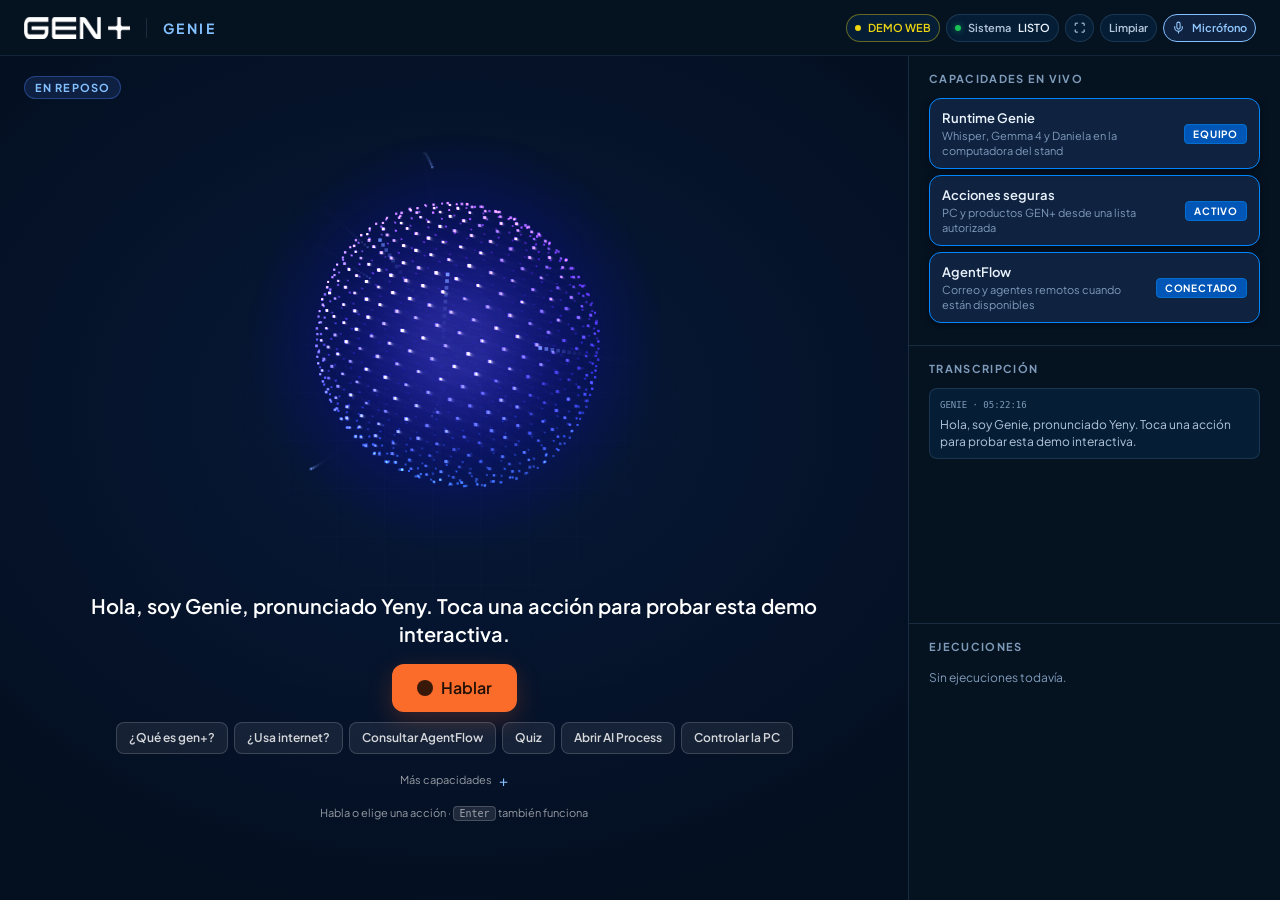
<file: index.html>
<!doctype html>
<html lang="es">
<head>
  <meta charset="utf-8">
  <meta name="viewport" content="width=device-width,initial-scale=1">
  <title>Genie · Asistente inteligente · GEN+</title>
  <meta name="description" content="Conoce Genie, pronunciado Yeny: el asistente inteligente de GEN+ con voz, modelo local y conexión segura a AgentFlow.">
  <meta property="og:title" content="Genie · Asistente inteligente · GEN+">
  <meta property="og:description" content="Demo comercial interactiva de Genie, el asistente inteligente de GEN+.">
  <meta name="theme-color" content="#040F20">
  <link rel="canonical" href="https://apalpan.github.io/genplus-edge-voice-agent/stand/">
  <meta http-equiv="refresh" content="0;url=stand/">
  <style>
    :root{color-scheme:dark;font-family:Inter,system-ui,sans-serif;background:#040f20;color:#eaf0ff}
    body{min-height:100vh;display:grid;place-items:center;margin:0}
    a{color:#fff;background:linear-gradient(135deg,#315dff,#54a7ff);padding:14px 22px;border-radius:12px;text-decoration:none;font-weight:700}
  </style>
  <script>location.replace('stand/' + location.search + location.hash)</script>
</head>
<body><a href="stand/">Abrir Genie</a></body>
</html>
</file>
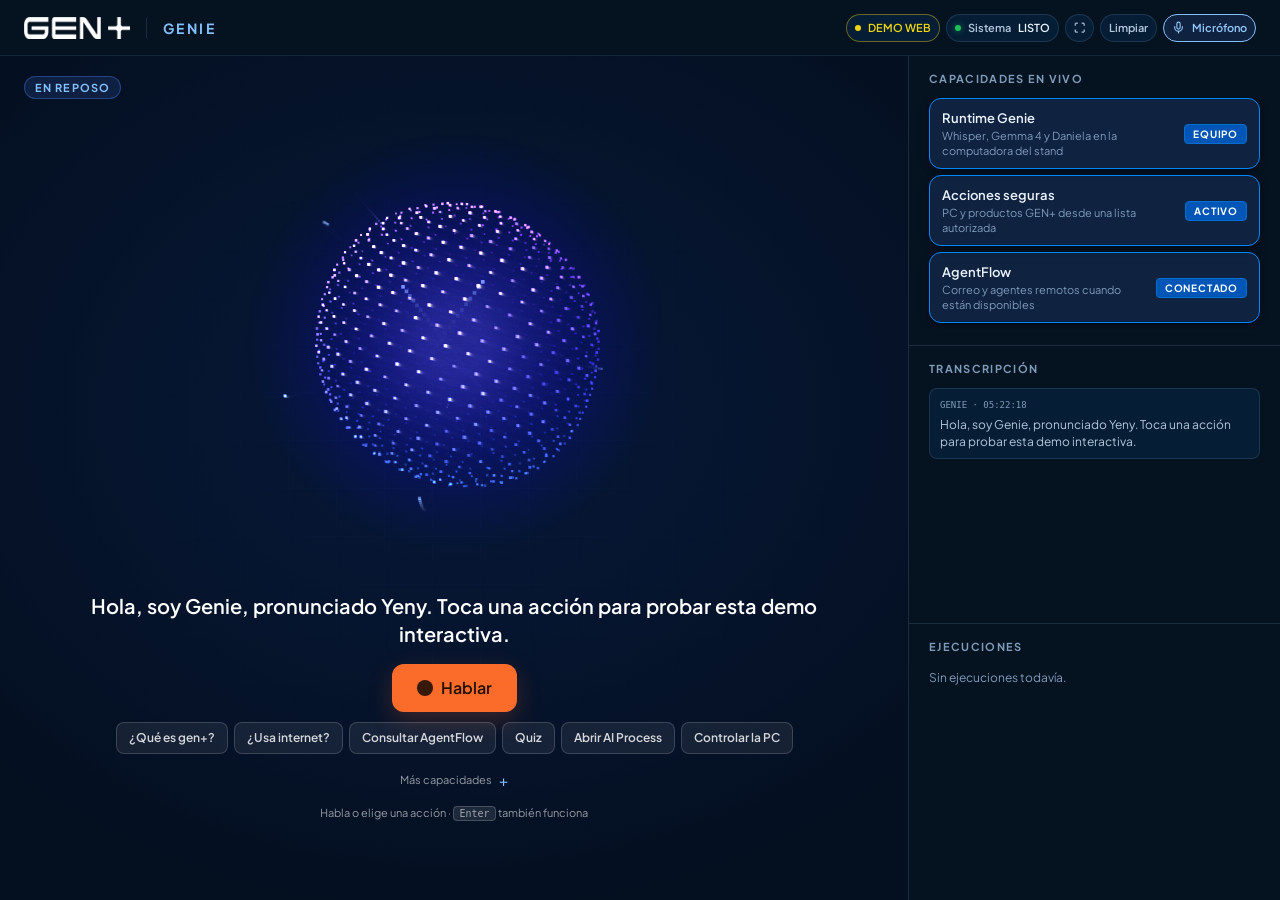
<file: stand/index.html>
<!doctype html>
<html lang="es" data-theme="dark">
<head>
<meta charset="utf-8">
<meta name="viewport" content="width=device-width,initial-scale=1">
<meta name="theme-color" content="#040F20">
<title>Genie · Asistente inteligente · gen+</title>
<meta name="description" content="Demo comercial interactiva de Genie, pronunciado Yeny: asistente inteligente de GEN+ con voz, Gemma 4 local y conexión segura a AgentFlow.">
<link rel="icon" href="data:image/svg+xml,%3Csvg xmlns='http://www.w3.org/2000/svg' viewBox='0 0 64 64'%3E%3Ccircle cx='32' cy='32' r='27' fill='%23040f20' stroke='%233b82f6' stroke-width='4'/%3E%3Cpath d='M19 32h26M32 19v26' stroke='%23ff6b2b' stroke-width='5' stroke-linecap='round'/%3E%3C/svg%3E">

<style>
  /* ── Plus Jakarta Sans local (el stand es offline: nada de Google Fonts) ───── */
  @font-face{font-family:"Plus Jakarta Sans";src:url("static/fonts/PlusJakartaSans-Regular.woff2") format("woff2");font-weight:400;font-display:swap}
  @font-face{font-family:"Plus Jakarta Sans";src:url("static/fonts/PlusJakartaSans-Medium.woff2") format("woff2");font-weight:500;font-display:swap}
  @font-face{font-family:"Plus Jakarta Sans";src:url("static/fonts/PlusJakartaSans-SemiBold.woff2") format("woff2");font-weight:600;font-display:swap}
  @font-face{font-family:"Plus Jakarta Sans";src:url("static/fonts/PlusJakartaSans-Bold.woff2") format("woff2");font-weight:700;font-display:swap}
  @font-face{font-family:"Plus Jakarta Sans";src:url("static/fonts/PlusJakartaSans-ExtraBold.woff2") format("woff2");font-weight:800;font-display:swap}

  @property --brand-hue{syntax:"<number>";inherits:true;initial-value:250}

  /* ── Tokens GEN+ Design System (DESIGN.md, tema LIGHT) ─────────────────────── */
  :root{
    color-scheme:dark;
    --brand-hue:250; --brand-chroma:.07;
    --font-jakarta:"Plus Jakarta Sans",Inter,system-ui,sans-serif;
    --font-mono:Menlo,Consolas,ui-monospace,monospace;

    --blue-primary:#2165FF; --blue-light:#4D84FF; --blue-sky:#6A98FF;
    --blue-pale:#BACFFF; --blue-ice:#E9F0FF; --blue-deep-navy:#0E2A6B; --blue-medium:#1748B5;

    --background:#FFFFFF; --surface:#FFFFFF; --surface-subtle:#F4F7FF; --surface-raised:#FFFFFF;
    --border:#DCE5F2; --border-strong:#B3BBC8;
    --text-primary:#101828; --text-secondary:#53657D; --text-muted:#7A8AA0;
    --primary:#2165FF; --primary-hover:#1E5CE8; --focus-ring:rgba(33,101,255,.35);
    --cta:#FF6B2B; --cta-hover:#FF7B42; --cta-press:#E9581F;
    --success:#19C356; --warning:#EED611; --danger:#EE1211;

    /* El escenario del orbe conserva su paleta oscura: la mezcla aditiva de las
       particulas necesita fondo navy para brillar. Interfaz clara, lienzo oscuro. */
    --stage-bg:#040F20; --stage-glow:#07193a;
    --stage-fg:#FFFFFF; --stage-fg-2:rgba(255,255,255,.58);

    --radius-xs:4px; --radius-sm:8px; --radius-md:10px; --radius-lg:12px; --radius-xl:16px; --radius-full:999px;
    --shadow-sm:0 2px 8px rgba(16,49,124,.06);
    --shadow-md:0 12px 28px rgba(16,49,124,.10);
  }

  *{box-sizing:border-box;margin:0;padding:0}
  html{-webkit-font-smoothing:antialiased;-moz-osx-font-smoothing:grayscale;
       text-rendering:optimizeLegibility;-webkit-text-size-adjust:100%}
  body{
    background:var(--background); color:var(--text-primary);
    font-family:var(--font-jakarta); font-weight:400;
    height:100vh; overflow:hidden;
    font-variant-numeric:tabular-nums;
  }
  .mono{font-family:var(--font-mono)}
  .cap{font-size:11px;line-height:14px;font-weight:700;letter-spacing:.12em;text-transform:uppercase;color:var(--text-muted)}

  /* ── Estructura: header / escenario+rail / barra telemetría ────────────────── */
  .app{display:grid;grid-template-rows:56px 1fr;height:100vh;min-width:0}

  header{
    display:flex;align-items:center;justify-content:space-between;gap:24px;
    min-width:0;padding:0 24px;background:var(--surface);border-bottom:1px solid var(--border);
  }
  .brand{display:flex;align-items:center;gap:16px;flex:none}
  .brand img{height:22px;width:auto;display:block}      /* proporción intacta */
  .brand .sep{width:1px;height:20px;background:var(--border)}
  .brand .mod{font-size:12px;font-weight:700;letter-spacing:.14em;color:var(--text-secondary);white-space:nowrap}
  .brand .mod{color:var(--blue-pale);font-size:14px;letter-spacing:.18em}
  .tech-chip{display:none!important}

  .chips{display:flex;align-items:center;gap:8px;min-width:0;overflow-x:auto}
  .chip{
    display:flex;align-items:center;gap:7px;height:28px;padding:0 10px;
    background:var(--surface-subtle);border:1px solid var(--border);border-radius:var(--radius-full);
    font-size:11px;font-weight:600;color:var(--text-secondary);white-space:nowrap;flex:none;
  }
  .chip .led{width:6px;height:6px;border-radius:50%;background:var(--text-muted);flex:none}
  .chip.up .led{background:var(--success)}
  .chip.warn .led{background:var(--warning)}
  .chip.down .led{background:var(--danger)}
  .chip b{color:var(--text-primary);font-weight:600}
  .mic-btn{cursor:pointer;font-family:var(--font-jakarta);color:var(--blue-medium);
           border-color:var(--blue-pale);background:var(--blue-ice)}
  .mic-btn:hover{background:#dbe7ff}
  .kbtn,.mic-btn{cursor:pointer;font-family:var(--font-jakarta)}
  button:focus-visible,.mic-item:focus-visible{outline:none;
    box-shadow:0 0 0 2px var(--surface),0 0 0 4px var(--blue-light)}

  /* ── Panel de micrófono ─────────────────────────────────────────────────────── */
  .mic-panel{position:fixed;top:64px;right:16px;z-index:50;width:360px;background:var(--surface);
             border:1px solid var(--border);border-radius:var(--radius-xl);
             box-shadow:0 18px 42px rgba(16,49,124,.14);padding:16px;display:none}
  .mic-panel.open{display:block}
  .mic-panel h3{font-size:11px;font-weight:800;letter-spacing:.12em;text-transform:uppercase;
                color:var(--text-muted);margin:0 0 10px;display:flex;justify-content:space-between;align-items:center}
  .mic-panel h3 button{border:none;background:none;cursor:pointer;color:var(--text-muted);font-size:14px;line-height:1}
  .mic-list{max-height:220px;overflow-y:auto;margin:0 -4px;padding:0 4px}
  .mic-item{display:flex;align-items:center;gap:9px;width:100%;padding:8px 10px;border:1px solid var(--border);
            border-radius:var(--radius-md);margin-bottom:6px;cursor:pointer;font:500 12.5px var(--font-jakarta);
            text-align:left;background:transparent;color:var(--text-secondary)}
  .mic-item:hover{background:var(--surface-subtle)}
  .mic-item.sel{border-color:var(--blue-primary);background:var(--blue-ice);color:var(--text-primary)}
  .mic-item .radio{width:12px;height:12px;border-radius:50%;border:2px solid var(--border-strong);flex:none}
  .mic-item.sel .radio{border-color:var(--blue-primary);background:var(--blue-primary);box-shadow:inset 0 0 0 2.5px #fff}
  .mic-item .api{margin-left:auto;font-family:var(--font-mono);font-size:9.5px;color:var(--text-muted);white-space:nowrap}
  .mic-test{display:flex;gap:8px;margin-top:10px}
  .mic-test button{flex:1;height:36px;border:none;border-radius:var(--radius-md);cursor:pointer;
                   font-family:var(--font-jakarta);font-weight:600;font-size:13px;
                   background:var(--blue-primary);color:#fff}
  .mic-test button:hover:not(:disabled){background:var(--primary-hover)}
  .mic-test button:disabled{opacity:.55;cursor:wait}
  .mic-res{margin-top:10px;padding:10px 12px;border-radius:var(--radius-md);font-size:12px;line-height:17px;
           background:var(--surface-subtle);border:1px solid var(--border);color:var(--text-secondary);display:none}
  .mic-res.show{display:block}
  .mic-res .lvl{height:6px;border-radius:99px;background:var(--border);overflow:hidden;margin:7px 0 3px}
  .mic-res .lvl i{display:block;height:100%;background:var(--blue-primary);width:0%;transition:width .3s ease}
  .mic-res.ok{border-color:#A8E6C1;background:var(--okB, #E6F9EE)}
  .mic-res.ok b{color:#0B7A34}

  /* ── Preflight del sistema: el operador ve bloqueos antes de abrir el stand ─ */
  .system-panel{position:fixed;top:64px;right:16px;z-index:52;width:min(440px,calc(100vw - 32px));
    max-height:calc(100vh - 84px);overflow:auto;background:var(--surface);border:1px solid var(--border-strong);
    border-radius:var(--radius-xl);box-shadow:0 18px 42px rgba(0,0,0,.55);padding:16px;display:none}
  .system-panel.open{display:block}
  .system-panel h3{display:flex;align-items:center;justify-content:space-between;gap:12px;
    margin-bottom:4px;font-size:12px;letter-spacing:.12em;text-transform:uppercase;color:var(--text-muted)}
  .system-panel h3 button{width:44px;height:44px;border:0;background:transparent;color:var(--text-muted);
    border-radius:var(--radius-md);cursor:pointer;font-size:16px}
  .sys-summary{font-size:13px;color:var(--text-secondary);margin-bottom:12px;text-wrap:pretty}
  .sys-checks{display:grid;gap:6px}
  .sys-row{display:grid;grid-template-columns:10px minmax(0,1fr);gap:10px;padding:10px 12px;
    border:1px solid var(--border);border-radius:var(--radius-md);background:var(--surface-subtle)}
  .sys-row .dot{width:8px;height:8px;border-radius:50%;margin-top:5px;background:var(--text-muted)}
  .sys-row.ok .dot{background:var(--success)} .sys-row.warn .dot{background:var(--warning)}
  .sys-row.error .dot{background:var(--danger)}
  .sys-row b{display:block;font-size:12.5px;color:var(--text-primary)}
  .sys-row p{font-size:11.5px;line-height:16px;color:var(--text-secondary);overflow-wrap:anywhere}
  .sys-row small{display:block;margin-top:3px;color:var(--text-muted);font-size:10.5px;line-height:15px}
  .sys-refresh{width:100%;min-height:44px;margin-top:12px;border:0;border-radius:var(--radius-md);
    background:var(--blue-primary);color:#fff;font:600 13px var(--font-jakarta);cursor:pointer}
  .sys-refresh:disabled{opacity:.55;cursor:wait}

  main{display:grid;grid-template-columns:minmax(0,1fr) 372px;min-width:0;min-height:0}

  /* ── Escenario del orbe ────────────────────────────────────────────────────── */
  /* Columna en flujo normal: el orbe toma el espacio libre y el resto se apila debajo.
     (Antes iba todo en absolute con numeros magicos y se pisaba al meter botones.) */
  /* Lienzo oscuro dentro de la interfaz clara: sin navy, el orbe no brilla. */
  .stage{position:relative;display:flex;flex-direction:column;align-items:center;justify-content:center;
         gap:16px;padding:16px 24px 20px;min-width:0;min-height:0;color:var(--stage-fg);
         background:radial-gradient(900px 700px at 50% 42%,var(--stage-glow) 0%,var(--stage-bg) 72%)}
  .grid-bg{position:absolute;inset:0;pointer-events:none;opacity:.5;
    background-image:linear-gradient(rgba(77,132,255,.05) 1px,transparent 1px),
                     linear-gradient(90deg,rgba(77,132,255,.05) 1px,transparent 1px);
    background-size:48px 48px;
    -webkit-mask-image:radial-gradient(circle at 50% 45%,#000 0%,transparent 72%);
            mask-image:radial-gradient(circle at 50% 45%,#000 0%,transparent 72%);}
  canvas{width:min(46vmin,440px);height:min(46vmin,440px);position:relative;flex:none}

  .estado{position:absolute;top:20px;left:24px;display:flex;align-items:center;gap:8px}
  .estado .pill{padding:4px 10px;border-radius:var(--radius-full);font-size:11px;font-weight:700;
                letter-spacing:.1em;text-transform:uppercase;
                background:rgba(77,132,255,.14);color:var(--blue-pale);border:1px solid rgba(77,132,255,.35)}

  .caption{text-align:center;padding:0 40px;max-width:860px;flex:none}
  .you{font-size:15px;line-height:22px;color:var(--blue-pale);min-height:22px;font-weight:500}
  .you .cursor{display:inline-block;width:7px;height:15px;background:var(--blue-light);
               margin-left:3px;vertical-align:-2px;animation:blink 1s step-end infinite}
  @keyframes blink{50%{opacity:0}}
  .agent{font-size:20px;line-height:28px;font-weight:600;color:var(--stage-fg);min-height:28px;margin-top:6px}
  /* En reposo no reservar lineas vacias: en pantallas bajas las acciones deben quedar visibles. */
  .caption:has(#you:empty):has(#agent:empty){display:none}
  .voz-tag{display:inline-flex;align-items:center;gap:5px;margin-left:8px;vertical-align:2px;
           font-family:var(--font-mono);font-size:9px;font-weight:600;letter-spacing:.06em;
           padding:2px 6px;border-radius:var(--radius-xs);
           background:rgba(77,132,255,.16);color:var(--blue-pale);border:1px solid rgba(77,132,255,.35)}
  .voz-tag.piper{background:rgba(238,214,17,.14);color:#EED611;border-color:rgba(238,214,17,.35)}

  /* Transcripción persistente */
  .tr{padding:8px 10px;border-radius:var(--radius-sm);margin-bottom:4px;font-size:12px;line-height:17px}
  .tr.u{background:var(--blue-ice);border:1px solid var(--blue-pale);color:var(--blue-medium);font-weight:500}
  .tr.a{background:var(--surface-subtle);border:1px solid var(--border);color:var(--text-secondary)}
  .tr .q{font-family:var(--font-mono);font-size:9px;color:var(--text-muted);display:block;margin-bottom:2px}

  /* ── Controles (tamaños/estados del brandbook §7) ──────────────────────────── */
  .controles{display:flex;flex-direction:column;align-items:center;gap:10px;flex:none}
  .gen-button{display:inline-flex;align-items:center;justify-content:center;gap:8px;
    border:1px solid transparent;font-family:var(--font-jakarta);font-weight:600;white-space:nowrap;
    cursor:pointer;
    transition:background-color 160ms ease,border-color 160ms ease,box-shadow 160ms ease,transform 120ms ease}
  .gen-button:focus-visible{outline:none;box-shadow:0 0 0 4px var(--focus-ring)}
  .gen-button:active:not(:disabled){transform:translateY(1px)}
  .gen-button:disabled{cursor:not-allowed;opacity:.5}

  .btn-hablar{height:48px;padding:0 24px;font-size:16px;border-radius:var(--radius-lg);
              background:var(--cta);color:#211006}
  .btn-hablar:hover:not(:disabled){background:var(--cta-hover)}
  .btn-hablar:active:not(:disabled){background:var(--cta-press)}
  .btn-hablar.rec{background:var(--danger);color:#fff}
  .btn-hablar .ico{width:16px;height:16px;border-radius:50%;background:currentColor;opacity:.9}
  .btn-hablar.rec .ico{animation:lat 1s ease-in-out infinite}
  @keyframes lat{50%{opacity:.35}}

  .ejemplos{display:flex;gap:6px;flex-wrap:wrap;justify-content:center}
  /* Dentro del escenario oscuro: blancos translucidos, no los tokens light */
  .btn-ej{height:32px;padding:0 12px;font-size:12px;border-radius:var(--radius-sm);
          background:rgba(255,255,255,.07);color:rgba(255,255,255,.82);border:1px solid rgba(255,255,255,.16)}
  .btn-ej:hover:not(:disabled){background:rgba(77,132,255,.18);border-color:rgba(77,132,255,.45);color:#fff}
  .btn-ej.cool{opacity:.45;cursor:not-allowed}
  .hint-k{font-size:11px;color:var(--stage-fg-2)}
  .hint-k kbd{font-family:var(--font-mono);background:rgba(255,255,255,.10);border:1px solid rgba(255,255,255,.18);
              border-radius:var(--radius-xs);padding:1px 5px;font-size:10px}
  .more-actions{width:min(760px,100%);text-align:center}
  .more-actions summary{display:inline-flex;align-items:center;justify-content:center;min-height:32px;
    padding:0 12px;border-radius:var(--radius-sm);cursor:pointer;list-style:none;
    color:var(--stage-fg-2);font-size:11px;border:1px solid transparent}
  .more-actions summary::-webkit-details-marker{display:none}
  .more-actions summary::after{content:'+';margin-left:7px;font-size:15px;color:var(--blue-pale)}
  .more-actions[open] summary::after{content:'−'}
  .more-actions summary:hover{color:#fff;border-color:rgba(255,255,255,.14);background:rgba(255,255,255,.05)}
  .extra-actions{display:flex;gap:6px;flex-wrap:wrap;justify-content:center;margin-top:7px;
    padding:10px;border:1px solid rgba(255,255,255,.12);border-radius:var(--radius-lg);
    background:rgba(3,13,30,.72)}

  /* ── Popup de correo (el visitante TECLEA su correo, no lo dicta) ──────────── */
  .modal-bg{position:fixed;inset:0;z-index:80;background:rgba(4,15,32,.48);display:none;
            align-items:center;justify-content:center}
  .modal-bg.open{display:flex}
  .modal{width:min(480px,92vw);background:#fff;border-radius:var(--radius-xl);
         box-shadow:0 18px 42px rgba(16,49,124,.14);padding:26px 28px;
         animation:pop 180ms cubic-bezier(.2,.9,.3,1.2)}
  @keyframes pop{from{transform:scale(.92);opacity:0}}
  .modal h3{font-size:19px;font-weight:800;color:var(--text-primary);margin:0 0 4px}
  .modal p{font-size:13px;color:var(--text-secondary);margin:0 0 16px}
  .modal input{width:100%;height:48px;padding:0 16px;font:500 16px var(--font-jakarta);
               color:var(--text-primary);background:#fff;border:1px solid var(--border);
               border-radius:var(--radius-md);outline:none}
  .modal input:focus{border-color:var(--blue-primary);box-shadow:0 0 0 4px var(--focus-ring)}
  .modal input.mal{border-color:var(--danger);box-shadow:0 0 0 4px rgba(238,18,17,.18)}
  .modal .err{min-height:18px;font-size:11.5px;color:var(--danger);margin:6px 2px 10px}
  .modal .fila{display:flex;gap:10px}
  .modal .fila button{flex:1;height:44px;border:none;border-radius:var(--radius-md);cursor:pointer;
                      font:600 14px var(--font-jakarta);
                      transition:background-color 160ms ease,transform 120ms ease}
  .modal .fila button:active{transform:translateY(1px)}
  #em-enviar{background:var(--blue-primary);color:#fff}
  #em-enviar:hover{background:var(--primary-hover)}
  #em-cancelar{background:var(--surface-subtle);color:var(--text-secondary);border:1px solid var(--border)}
  #em-cancelar:hover{background:#e8edf8}

  /* ── Pipeline: se ilumina en cada etapa, con ms reales ─────────────────────── */
  .pipe{display:flex;justify-content:center;gap:6px;flex:none;flex-wrap:wrap}
  .node{display:flex;align-items:center;gap:8px;height:32px;padding:0 12px;
        background:rgba(255,255,255,.05);border:1px solid rgba(255,255,255,.14);border-radius:var(--radius-sm);
        font-size:11px;font-weight:600;color:rgba(255,255,255,.55);
        transition:background-color 160ms ease,border-color 160ms ease,color 160ms ease}
  .node.on{background:rgba(77,132,255,.24);border-color:var(--blue-light);color:#fff}
  .node.done{color:rgba(255,255,255,.72);border-color:rgba(77,132,255,.32)}
  .node .ms{font-family:var(--font-mono);font-size:10px;color:var(--blue-pale)}
  .arrow{align-self:center;color:rgba(255,255,255,.28);font-size:11px}

  /* ── Rail derecho ──────────────────────────────────────────────────────────── */
  .rail{min-width:0;border-left:1px solid var(--border);background:var(--surface);
        display:grid;grid-template-rows:auto minmax(0,1fr) minmax(0,1fr);min-height:0}
  .rail section{padding:16px 20px;min-height:0;display:flex;flex-direction:column}
  .rail section + section{border-top:1px solid var(--border)}
  .rail h2{margin-bottom:12px}
  .scroll{overflow-y:auto;min-height:0;margin:0 -20px;padding:0 20px}
  .scroll::-webkit-scrollbar{width:6px}
  .scroll::-webkit-scrollbar-thumb{background:var(--border-strong);border-radius:99px}

  .card{display:flex;align-items:center;justify-content:space-between;gap:12px;
        padding:10px 12px;background:var(--surface-subtle);border:1px solid var(--border);
        border-radius:var(--radius-lg);margin-bottom:6px}
  .card.live{border-color:var(--blue-primary);background:var(--blue-ice);box-shadow:var(--shadow-sm)}
  .card .n{font-size:13px;font-weight:600;line-height:18px}
  .card .s{font-size:11px;line-height:15px;color:var(--text-muted);margin-top:1px}
  .badge{font-size:10px;font-weight:700;letter-spacing:.08em;padding:3px 8px;border-radius:var(--radius-xs);white-space:nowrap}
  .badge.on{background:oklch(.46 .18 250);color:#fff;border:1px solid oklch(.54 .18 250)}
  .badge.soon{background:var(--surface-subtle);color:var(--text-muted);border:1px solid var(--border)}

  /* Los que aun no corren van densos y en gris: presentes en el catalogo, sin fingir que estan vivos */
  .row{display:flex;align-items:center;gap:10px;padding:7px 12px;border-radius:var(--radius-sm)}
  .row + .row{border-top:1px solid var(--border)}
  .row .dot{width:5px;height:5px;border-radius:50%;background:var(--border-strong);flex:none}
  .row .rn{font-size:12px;font-weight:500;color:var(--text-secondary);white-space:nowrap;
           overflow:hidden;text-overflow:ellipsis}
  .row .rs{margin-left:auto;font-family:var(--font-mono);font-size:10px;color:var(--text-muted);white-space:nowrap}
  .soon-h{display:flex;align-items:center;gap:8px;margin:14px 0 4px}
  .soon-h span{font-size:10px;font-weight:700;letter-spacing:.1em;color:var(--text-muted);text-transform:uppercase}
  .soon-h .ln{flex:1;height:1px;background:var(--border)}

  .exec{padding:10px 12px;background:var(--surface-subtle);border:1px solid var(--border);
        border-radius:var(--radius-lg);margin-bottom:6px;font-size:12px}
  .exec .top{display:flex;justify-content:space-between;gap:8px;align-items:baseline}
  .exec .who{font-weight:600;font-size:12px}
  .exec .t{font-family:var(--font-mono);font-size:10px;color:var(--text-muted)}
  .exec .subj{color:var(--text-secondary);margin:4px 0 6px;line-height:16px}
  .exec .meta{font-family:var(--font-mono);font-size:10px;color:var(--text-muted)}
  .st{font-size:11px;font-weight:600;display:flex;align-items:center;gap:6px;margin-top:6px}
  .st.ok{color:#0B7A34} .st.bad{color:#A81210} .st.wait{color:var(--blue-medium)}
  .empty{font-size:12px;color:var(--text-muted);padding:4px 0}

  /* ── Barra de telemetría ───────────────────────────────────────────────────── */
  .telem{display:flex;align-items:center;justify-content:space-between;gap:16px;min-width:0;
         padding:0 24px;background:var(--surface-subtle);border-top:1px solid var(--border);
         font-family:var(--font-mono);font-size:11px;color:var(--text-muted);overflow:hidden;white-space:nowrap}
  .telem .l,.telem .r{display:flex;align-items:center;gap:18px}
  .telem b{color:var(--blue-medium);font-weight:600}
  .telem .k{color:var(--text-muted)}
  .telem{display:none}
  #stand-stats{display:none!important}
  .pipe{display:none}
</style>
</head>
<body>

<div class="app">
  <header>
    <div class="brand">
      <img src="static/gen-logo-white.png" alt="gen+">
      <span class="sep"></span>
      <span class="mod">GENIE</span>
    </div>
    <div class="chips" id="chips">
      <span class="chip tech-chip" id="c-stt"><span class="led"></span>STT <b>—</b></span>
      <span class="chip tech-chip" id="c-llm"><span class="led"></span>LLM <b>—</b></span>
      <span class="chip tech-chip" id="c-tts"><span class="led"></span>TTS <b>—</b></span>
      <span class="chip tech-chip" id="c-flow"><span class="led"></span>Agent Flow <b>—</b></span>
      <span class="chip tech-chip" id="c-ws"><span class="led"></span>UI</span>
      <span class="chip ram tech-chip" id="c-ram" title="RAM libre del equipo"><span class="led"></span>RAM <b id="ram-v">—</b></span>
      <button class="chip kbtn" id="btn-system" title="Verificar sistema" aria-label="Verificar sistema" aria-expanded="false"><span class="led"></span>Sistema <b id="sys-ready">—</b></button>
      <button class="chip kbtn" id="btn-full" title="Pantalla completa (modo stand)" aria-label="Pantalla completa">⛶</button>
      <button class="chip kbtn" id="btn-limpiar" title="Limpiar pantalla entre visitantes">Limpiar</button>
      <button class="chip mic-btn" id="btn-mic" title="Configurar micrófono">
        <svg viewBox="0 0 24 24" width="13" height="13" fill="none" stroke="currentColor" stroke-width="2"
             stroke-linecap="round" stroke-linejoin="round" style="flex:none">
          <path d="M12 2a3 3 0 0 0-3 3v7a3 3 0 0 0 6 0V5a3 3 0 0 0-3-3Z"/><path d="M19 10v2a7 7 0 0 1-14 0v-2"/><path d="M12 19v3"/>
        </svg>
        Micrófono
      </button>
    </div>
  </header>

  <div class="modal-bg" id="em-modal">
    <div class="modal">
      <h3>¿A qué correo te lo envío?</h3>
      <p>El agente redactó tu mensaje y te lo manda ahí mismo. Solo se usa para este envío.</p>
      <input id="em-input" type="email" placeholder="tucorreo@empresa.com" autocomplete="off" spellcheck="false">
      <div class="err" id="em-err"></div>
      <div class="fila">
        <button id="em-cancelar">Cancelar</button>
        <button id="em-enviar">Enviar</button>
      </div>
    </div>
  </div>

  <div class="modal-bg" id="pl-modal">
    <div class="modal">
      <h3>Entra al ranking del día 🏆</h3>
      <p>Tu puntaje ya está listo. Anótate y compite por el primer puesto de la hora.</p>
      <input id="pl-nombre" type="text" placeholder="Tu nombre" autocomplete="off" spellcheck="false" maxlength="40">
      <input id="pl-empresa" type="text" placeholder="Tu empresa (opcional)" autocomplete="off" spellcheck="false" maxlength="40" style="margin-top:10px">
      <div class="err" id="pl-err"></div>
      <div class="fila">
        <button id="pl-cancelar">Ahora no</button>
        <button id="pl-enviar">Entrar al ranking</button>
      </div>
    </div>
  </div>

  <div class="mic-panel" id="mic-panel" role="dialog" aria-label="Configurar micrófono">
    <h3>Micrófono <button id="mic-close" aria-label="Cerrar">✕</button></h3>
    <div class="mic-list" id="mic-list"><div class="empty">Cargando…</div></div>
    <div class="mic-test">
      <button id="mic-probar">Probar — habla al pulsarlo</button>
    </div>
    <div class="mic-res" id="mic-res"></div>
  </div>

  <div class="system-panel" id="system-panel" role="dialog" aria-labelledby="system-title" aria-hidden="true">
    <h3 id="system-title">Estado operativo <button id="system-close" aria-label="Cerrar verificación">✕</button></h3>
    <div class="sys-summary" id="sys-summary" aria-live="polite">Comprobando equipo y conexiones…</div>
    <div class="sys-checks" id="sys-checks"><div class="empty">Cargando diagnóstico…</div></div>
    <button class="sys-refresh" id="sys-refresh">Volver a comprobar hardware</button>
  </div>

  <main>
    <div class="stage">
      <div class="grid-bg"></div>
      <div class="estado"><span class="pill" id="pill">EN REPOSO</span></div>
      <div id="attract-badge"><span class="wave">👋</span><span id="attract-txt">Acércate y háblame</span></div>
      <div id="clima-card">
        <div class="hdr">LIMA · EN VIVO · OPEN-METEO</div>
        <div class="t" id="cl-t">—</div>
        <div class="d" id="cl-d">—</div>
        <div class="m" id="cl-m"></div>
      </div>
      <div id="vision-panel">
        <div class="hdr"><span>VISIÓN · MODELO v3 DE OBRA</span><span class="rec"></span></div>
        <img id="vision-img" alt="visión en vivo">
        <div id="vision-cnt">
          <span><b id="vc-p">0</b>personas</span>
          <span><b id="vc-c">0</b>cascos</span>
          <span><b id="vc-ch">0</b>chalecos</span>
          <span><b id="vc-fps">—</b>fps</span>
        </div>
      </div>
      <div id="gemma-card">
        <div class="hdr"><span>MIRADA DE GEMMA · MULTIMODAL LOCAL</span><span class="dot"></span></div>
        <img id="gemma-img" alt="lo que ve Gemma">
        <div id="gemma-txt">Analizando la imagen…</div>
      </div>
      <div id="norma-card">
        <div class="hdr"><span>COPILOTO DE LA NORMA · E.030 / E.060 · 100% LOCAL</span><span class="dot"></span></div>
        <div id="norma-q"></div>
        <div id="norma-a">Consultando la norma…</div>
        <div id="norma-src"></div>
      </div>
      <canvas id="orb"></canvas>
      <div class="caption">
        <div class="you" id="you"></div>
        <div class="agent"><span id="agent"></span><span id="voz"></span></div>
      </div>

      <div class="controles">
        <button class="gen-button btn-hablar" id="btn-hablar">
          <span class="ico"></span><span id="btn-hablar-t">Hablar</span>
        </button>
        <div class="ejemplos" id="ejemplos">
          <button class="gen-button btn-ej" data-t="¿qué es gen+?">¿Qué es gen+?</button>
          <button class="gen-button btn-ej" data-t="¿esto usa internet?">¿Usa internet?</button>
          <button class="gen-button btn-ej" data-cool="12000" data-t="consulta en Agent Flow mi agenda de hoy">Consultar AgentFlow</button>
          <button class="gen-button btn-ej" data-t="inicia el quiz">Quiz</button>
          <button class="gen-button btn-ej" data-t="abre AI Process">Abrir AI Process</button>
          <button class="gen-button btn-ej" data-t="abre la calculadora">Controlar la PC</button>
        </div>
        <details class="more-actions">
          <summary>Más capacidades</summary>
          <div class="extra-actions">
            <button class="gen-button btn-ej" data-cool="20000" data-t="envía un correo contando que estoy en el stand de gen+ en el AI Construction Summit">Enviar un correo</button>
            <button class="gen-button btn-ej" data-t="tómame una foto">Tomar una foto</button>
            <button class="gen-button btn-ej" data-cool="120000" data-t="modela un edificio de 8 pisos en etabs">Edificio ETABS</button>
            <button class="gen-button btn-ej" data-t="cumple las derivas">¿Cumple la norma?</button>
            <button class="gen-button btn-ej" data-cool="10000" data-t="según la norma, ¿cuál es la deriva máxima en concreto armado?">Consultar la norma</button>
            <button class="gen-button btn-ej" data-cool="60000" data-t="envíame el informe del edificio">Informe a mi correo</button>
            <button class="gen-button btn-ej" data-t="¿qué temperatura hace en lima?">Clima en Lima</button>
            <button class="gen-button btn-ej" data-cool="15000" data-t="activa la cámara de detección">Detección en vivo</button>
            <button class="gen-button btn-ej" data-cool="12000" data-t="¿qué ves?">¿Qué ves?</button>
            <button class="gen-button btn-ej" data-cool="10000" data-t="abre la ciudad">Ciudad 3D</button>
            <button class="gen-button btn-ej" data-cool="10000" data-t="abre el edificio de ainy">Edificio Ainy</button>
          </div>
        </details>
        <div class="hint-k">Habla o elige una acción · <kbd>Enter</kbd> también funciona</div>
      </div>

      <div class="pipe" id="pipe">
        <span class="node" data-s="mic">MIC</span><span class="arrow">→</span>
        <span class="node" data-s="stt">WHISPER<span class="ms"></span></span><span class="arrow">→</span>
        <span class="node" data-s="router">ROUTER<span class="ms"></span></span><span class="arrow">→</span>
        <span class="node" data-s="llm">GEMMA<span class="ms"></span></span><span class="arrow">→</span>
        <span class="node" data-s="flow">AGENT FLOW<span class="ms"></span></span><span class="arrow">→</span>
        <span class="node" data-s="etabs">ETABS<span class="ms"></span></span><span class="arrow">→</span>
        <span class="node" data-s="tts">PIPER<span class="ms"></span></span>
      </div>
    </div>

    <aside class="rail">
      <section>
        <h2 class="cap">Capacidades en vivo</h2>
        <div class="scroll">
          <div class="card live">
            <div><div class="n">Runtime Genie</div><div class="s">Whisper, Gemma 4 y Daniela en la computadora del stand</div></div>
            <span class="badge on">EQUIPO</span>
          </div>
          <div class="card live">
            <div><div class="n">Acciones seguras</div><div class="s">PC y productos GEN+ desde una lista autorizada</div></div>
            <span class="badge on">ACTIVO</span>
          </div>
          <div class="card" id="af-capability">
            <div><div class="n">AgentFlow</div><div class="s">Correo y agentes remotos cuando están disponibles</div></div>
            <span class="badge soon" id="af-capability-state">COMPROBANDO</span>
          </div>
        </div>
      </section>
      <div id="stand-stats">
        <div class="sstat"><b id="st-int">0</b><span>turnos</span></div>
        <div class="sstat"><b id="st-cor">0</b><span>correos</span></div>
        <div class="sstat"><b id="st-edi">0</b><span>edificios</span></div>
        <div class="sstat"><b id="st-inf">0</b><span>informes</span></div>
        <div class="sstat"><b id="st-fot">0</b><span>fotos</span></div>
        <div class="sstat"><b id="st-led">0</b><span>leads</span></div>
      </div>
      <section id="sec-fotos" style="display:none;flex:none">
        <h2 class="cap">Fotos del stand</h2>
        <div id="fotos-strip"></div>
      </section>
      <section>
        <h2 class="cap">Transcripción</h2>
        <div class="scroll" id="tr"><div class="empty">Nadie ha hablado todavía.</div></div>
      </section>
      <section>
        <h2 class="cap">Ejecuciones</h2>
        <div class="scroll" id="execs"><div class="empty">Sin ejecuciones todavía.</div></div>
      </section>
    </aside>
  </main>

  <div class="telem">
    <div class="l">
      <span><span class="k">stt</span> <b id="t-stt">—</b></span>
      <span><span class="k">llm</span> <b id="t-llm">—</b></span>
      <span><span class="k">flow</span> <b id="t-flow">—</b></span>
      <span><span class="k">tts</span> <b id="t-tts">—</b></span>
      <span><span class="k">total</span> <b id="t-total">—</b></span>
    </div>
    <div class="r">
      <span id="t-stack" class="k">—</span>
      <span><span class="k">destino</span> <b id="t-to">—</b></span>
      <span><span class="k">uptime</span> <b id="t-up">00:00</b></span>
    </div>
  </div>
</div>

<style>
  /* ── Animaciones v3 (16-jul): sobrias, sin exceso de glow (brandbook) ─────── */
  .stage{position:relative}
  .pill{transition:background .4s ease,color .4s ease,box-shadow .4s ease}
  .pill[data-s="listening"]{background:rgba(77,132,255,.22);color:#cfe0ff;box-shadow:0 0 14px rgba(77,132,255,.30)}
  .pill[data-s="transcribing"],.pill[data-s="thinking"]{background:rgba(147,112,255,.20);color:#ddd3ff;box-shadow:0 0 14px rgba(147,112,255,.26)}
  .pill[data-s="speaking"]{background:rgba(77,180,255,.18);color:#d2ecff}
  .pill[data-s="executing"]{background:rgba(77,132,255,.30);color:#fff;box-shadow:0 0 16px rgba(77,132,255,.40)}
  .pill[data-s="waiting"]{background:rgba(255,196,77,.16);color:#ffe3ae}
  .node{transition:background .3s,border-color .3s,color .3s}
  .node.on{box-shadow:0 0 10px rgba(77,132,255,.36);border-color:#8fb0ff}
  .exec{animation:execIn .34s cubic-bezier(.2,.9,.3,1.15)}
  @keyframes execIn{from{opacity:0;transform:translateX(14px)}}
  .tr{animation:trIn .3s ease-out}
  @keyframes trIn{from{opacity:0;transform:translateY(-6px)}}
  .btn-ej{transition:background .2s,border-color .2s,color .2s,transform .15s}
  .btn-ej:hover:not(:disabled){transform:translateY(-1px)}
  .btn-ej:active:not(:disabled){transform:translateY(0) scale(.96)}
  .btn-hablar{transition:transform .15s,box-shadow .3s}
  .btn-hablar:not(:disabled):hover{transform:translateY(-1px)}
  .btn-hablar:active:not(:disabled){transform:scale(.97)}
  .btn-hablar:not(:disabled):not(.rec){box-shadow:0 8px 24px rgba(255,107,43,.22)}
  .chip.up .led{box-shadow:0 0 6px rgba(35,194,127,.55);animation:led 2.6s ease-in-out infinite}
  @keyframes led{50%{opacity:.58}}
  #quizscore{position:absolute;left:50%;top:16%;transform:translateX(-50%);z-index:5;
    background:rgba(6,20,42,.92);border:1px solid rgba(77,132,255,.5);border-radius:14px;
    padding:14px 26px;text-align:center;pointer-events:none;
    animation:qsIn .45s cubic-bezier(.2,.9,.3,1.25)}
  #quizscore.out{animation:qsOut .5s ease forwards}
  #quizscore .n{font-size:34px;font-weight:800;color:#8fb0ff;line-height:1}
  #quizscore .l{font-size:11px;letter-spacing:1.5px;color:rgba(255,255,255,.6);margin-top:4px}
  @keyframes qsIn{from{opacity:0;transform:translateX(-50%) scale(.94)}}
  @keyframes qsOut{to{opacity:0;transform:translateX(-50%) translateY(-14px)}}

  /* ── Modo atraccion: gancho visible desde el pasillo ───────────────────── */
  #attract-badge{position:absolute;left:50%;top:8%;transform:translateX(-50%);z-index:6;
    display:none;align-items:center;gap:10px;padding:11px 22px;border-radius:999px;
    background:linear-gradient(90deg,rgba(77,132,255,.22),rgba(120,90,255,.22));
    border:1px solid rgba(120,150,255,.55);color:#dbe6ff;font-weight:700;font-size:15px;
    letter-spacing:.3px;box-shadow:0 0 30px rgba(77,132,255,.35);pointer-events:none;white-space:nowrap}
  #attract-badge.on{display:flex;animation:atPulse 1.8s ease-in-out infinite}
  #attract-badge .wave{font-size:19px;animation:atWave 1.4s ease-in-out infinite}
  @keyframes atPulse{50%{opacity:.84;transform:translateX(-50%) scale(.985)}}
  @keyframes atWave{25%{transform:rotate(18deg)}75%{transform:rotate(-12deg)}}

  /* ── Veredicto de derivas E.030 (panel sobre el escenario) ─────────────── */
  #derivas-card{position:absolute;left:50%;top:13%;transform:translateX(-50%);z-index:5;
    background:rgba(6,20,42,.94);border:1px solid rgba(77,132,255,.5);border-radius:14px;
    padding:16px 22px;min-width:340px;pointer-events:none;
    animation:qsIn .45s cubic-bezier(.2,.9,.3,1.25)}
  #derivas-card.out{animation:qsOut .5s ease forwards}
  #derivas-card .hd{display:flex;align-items:center;justify-content:space-between;gap:14px;margin-bottom:10px}
  #derivas-card .ti{font-size:11px;letter-spacing:1.5px;color:rgba(255,255,255,.6)}
  #derivas-card .badge{font-size:12px;font-weight:800;letter-spacing:.5px;border-radius:999px;padding:4px 12px}
  #derivas-card .badge.si{background:rgba(35,194,127,.16);color:#4fe0a3;border:1px solid rgba(35,194,127,.45)}
  #derivas-card .badge.no{background:rgba(255,92,92,.14);color:#ff8080;border:1px solid rgba(255,92,92,.45)}
  #derivas-card .fila{display:grid;grid-template-columns:24px 1fr 64px;gap:10px;align-items:center;margin:7px 0}
  #derivas-card .eje{font-size:12px;font-weight:700;color:#8fb0ff}
  #derivas-card .barra{position:relative;height:10px;border-radius:5px;background:rgba(255,255,255,.08);overflow:hidden}
  #derivas-card .barra i{position:absolute;inset:0 auto 0 0;border-radius:5px;transition:width .8s cubic-bezier(.2,.9,.3,1)}
  #derivas-card .barra i.si{background:linear-gradient(90deg,#1d7a54,#23c27f)}
  #derivas-card .barra i.no{background:linear-gradient(90deg,#a03030,#ff5c5c)}
  #derivas-card .barra u{position:absolute;top:-2px;bottom:-2px;width:2px;background:#ffd166;opacity:.9}
  #derivas-card .val{font-size:12px;color:rgba(255,255,255,.82);text-align:right;font-variant-numeric:tabular-nums}
  #derivas-card .ft{font-size:10.5px;color:rgba(255,255,255,.45);margin-top:8px}
  .exec .etabs-vista{display:block;width:100%;border-radius:8px;margin-top:8px;
    border:1px solid rgba(77,132,255,.35)}

  /* ── Tema DARK completo (16-jul, pedido de Emanuel): un solo lienzo navy ─────
     El bloque claro (rail/header/footer) chocaba con el escenario. Se redefinen
     los tokens; los estilos existentes los heredan sin tocar cada regla. */
  :root{
    --background:#040F20; --surface:#06142A; --surface-subtle:#0A1D3D; --surface-raised:#0A244C;
    --border:rgba(122,168,255,.15); --border-strong:rgba(122,168,255,.34);
    --text-primary:#EAF0FF; --text-secondary:#B9C7E4; --text-muted:#7E93BC;
    --blue-ice:rgba(77,132,255,.14); --blue-pale:#8FB0FF; --blue-medium:#9DB9FF;
    --focus-ring:rgba(109,149,255,.4);
    --shadow-sm:0 2px 8px rgba(0,0,0,.35); --shadow-md:0 12px 28px rgba(0,0,0,.5);
  }
  @supports (color:oklch(0 0 0)){
    :root{
      --background:oklch(.14 .025 var(--brand-hue));
      --surface:oklch(.18 .035 var(--brand-hue));
      --surface-subtle:oklch(.23 .055 var(--brand-hue));
      --surface-raised:oklch(.27 .065 var(--brand-hue));
      --border:oklch(.76 .08 var(--brand-hue) / .16);
      --border-strong:oklch(.76 .08 var(--brand-hue) / .34);
      --text-primary:oklch(.96 .015 var(--brand-hue));
      --text-secondary:oklch(.82 .035 var(--brand-hue));
      --text-muted:oklch(.68 .055 var(--brand-hue));
      --blue-primary:oklch(.62 .22 var(--brand-hue));
      --blue-light:oklch(.69 .18 var(--brand-hue));
      --blue-medium:oklch(.82 .10 var(--brand-hue));
      --blue-pale:oklch(.79 .11 var(--brand-hue));
      --cta:oklch(.70 .19 42); --cta-hover:oklch(.74 .19 42); --cta-press:oklch(.64 .19 42);
    }
  }
  .mic-btn:hover{background:rgba(77,132,255,.24)}
  .mic-item.sel .radio{box-shadow:inset 0 0 0 2.5px #0A244C}
  .mic-res.ok{border-color:rgba(35,194,127,.45);background:rgba(25,195,86,.12)}
  .mic-res.ok b{color:#3DDC84}
  .modal{background:var(--surface-raised);border:1px solid var(--border-strong)}
  .modal input{background:#061A38;border-color:var(--border-strong)}
  #em-cancelar:hover{background:rgba(122,168,255,.14)}
  .st.ok{color:#3DDC84} .st.bad{color:#FF7B76}
  .mic-panel{box-shadow:0 18px 42px rgba(0,0,0,.6)}
  header{border-bottom-color:rgba(122,168,255,.12)}

  /* ── Preview editable del informe (excel embebido, patron ESPARQ) ─────────── */
  #inf-overlay{position:fixed;inset:0;z-index:80;background:rgba(2,8,20,.72);display:none;
    align-items:center;justify-content:center;backdrop-filter:blur(3px)}
  #inf-overlay.open{display:flex}
  #inf-modal{width:min(960px,94vw);max-height:88vh;display:flex;flex-direction:column;
    background:var(--surface-raised);border:1px solid var(--border-strong);border-radius:16px;
    box-shadow:0 24px 60px rgba(0,0,0,.6);animation:pop 220ms cubic-bezier(.2,.9,.3,1.15)}
  #inf-head{display:flex;align-items:baseline;gap:12px;padding:16px 22px 10px}
  #inf-head b{font-size:15px;color:var(--text-primary)}
  #inf-head span{font-size:11px;color:var(--text-muted)}
  #inf-head .x{margin-left:auto;cursor:pointer;border:none;background:none;color:var(--text-muted);font-size:18px}
  #inf-tabs{display:flex;gap:6px;padding:0 22px 10px;flex-wrap:wrap}
  .inf-tab{height:28px;padding:0 12px;font-size:12px;font-weight:600;border-radius:var(--radius-sm);
    border:1px solid var(--border);background:none;color:var(--text-secondary);cursor:pointer;
    font-family:var(--font-jakarta)}
  .inf-tab.on{background:rgba(77,132,255,.22);border-color:var(--blue-light);color:#fff}
  #inf-grid{overflow:auto;margin:0 22px;border:1px solid var(--border);border-radius:10px;flex:1;min-height:200px}
  #inf-grid table{border-collapse:collapse;width:100%;font-size:12.5px;font-variant-numeric:tabular-nums}
  #inf-grid th{position:sticky;top:0;background:#0E2A6B;color:#fff;padding:8px 12px;text-align:left;
    font-size:11px;letter-spacing:.4px;white-space:nowrap}
  #inf-grid td{padding:7px 12px;border-bottom:1px solid var(--border);color:var(--text-primary);white-space:nowrap}
  #inf-grid tr:nth-child(even) td{background:rgba(122,168,255,.05)}
  #inf-grid td[contenteditable]:focus{outline:2px solid var(--blue-light);outline-offset:-2px;
    background:rgba(77,132,255,.14);border-radius:3px}
  #inf-foot{display:flex;gap:10px;padding:14px 22px 18px;align-items:center}
  #inf-foot .nota{font-size:11px;color:var(--text-muted);margin-right:auto}
  .inf-btn{height:36px;padding:0 16px;border:none;border-radius:var(--radius-md);cursor:pointer;
    font-family:var(--font-jakarta);font-weight:600;font-size:13px;background:var(--blue-primary);color:#fff}
  .inf-btn:hover{background:var(--primary-hover)}
  .inf-btn.sec{background:rgba(77,132,255,.16);color:#cfe0ff;border:1px solid var(--border-strong)}
  .inf-btn:disabled{opacity:.5;cursor:wait}
  .ver-inf{margin-top:6px;height:26px;padding:0 10px;font-size:11px;font-weight:700;cursor:pointer;
    border-radius:var(--radius-sm);border:1px solid var(--blue-light);background:rgba(77,132,255,.16);
    color:#cfe0ff;font-family:var(--font-jakarta)}

  /* ── Mejoras de plataforma (16-jul): métricas, fotos, RAM, kiosco ─────────── */
  .chip.ram .led{transition:background .4s}
  .chip.ram.warn .led{background:var(--warning)}
  .chip.ram.crit .led{background:var(--danger);animation:led 1s ease-in-out infinite}
  .kbtn{cursor:pointer;font-family:var(--font-jakarta)}
  .kbtn:hover{background:rgba(77,132,255,.22)}
  /* Demo comercial: capacidades arriba y dos paneles operativos que comparten el alto. */
  .rail{grid-template-rows:auto minmax(0,1fr) minmax(0,1fr) !important}
  #stand-stats{display:grid;grid-template-columns:repeat(6,minmax(0,1fr));gap:5px;
    padding:10px 20px;border-top:1px solid var(--border)}
  .sstat{min-width:0;background:var(--surface-subtle);border:1px solid var(--border);
    border-radius:9px;padding:6px 2px;text-align:center}
  .sstat b{display:block;font-size:15px;color:#8FB0FF;line-height:1.1;font-variant-numeric:tabular-nums}
  .sstat span{font-size:7.5px;letter-spacing:.5px;color:var(--text-muted);text-transform:uppercase;
    white-space:nowrap}
  .sstat.bump b{animation:pop 300ms cubic-bezier(.2,.9,.3,1.3)}
  #sec-fotos{padding-top:10px !important;padding-bottom:10px !important}
  #sec-fotos h2{margin-bottom:8px}
  #fotos-strip{display:flex;gap:8px;overflow-x:auto;padding:0 0 4px}
  #fotos-strip img{height:58px;border-radius:8px;border:1px solid var(--border);cursor:pointer;
    transition:transform .15s}
  #fotos-strip img:hover{transform:scale(1.06);border-color:var(--blue-light)}
  #foto-big{position:fixed;inset:0;z-index:90;background:rgba(2,8,20,.85);display:none;
    align-items:center;justify-content:center;cursor:zoom-out}
  #foto-big.open{display:flex}
  #foto-big img{max-width:88vw;max-height:86vh;border-radius:14px;border:1px solid var(--border-strong);
    animation:pop 220ms cubic-bezier(.2,.9,.3,1.15)}

  /* ── Clima en vivo (API): tarjeta sobre el escenario ────────────────────────── */
  #clima-card{position:absolute;right:24px;top:56px;z-index:6;min-width:210px;
    background:rgba(6,20,42,.94);border:1px solid rgba(77,132,255,.5);border-radius:14px;
    padding:14px 18px;display:none;animation:pop 300ms cubic-bezier(.2,.9,.3,1.2)}
  #clima-card.open{display:block}
  #clima-card .t{font-size:34px;font-weight:800;color:#8FB0FF;line-height:1}
  #clima-card .d{font-size:12px;color:rgba(255,255,255,.8);margin-top:2px}
  #clima-card .m{font-size:11px;color:rgba(255,255,255,.55);margin-top:8px;line-height:1.6}
  #clima-card .hdr{font-size:9.5px;letter-spacing:1.4px;color:rgba(255,255,255,.5);margin-bottom:6px}
  /* ── Visión en vivo: el modelo de obra sobre la webcam ──────────────────────── */
  #vision-panel{position:absolute;left:24px;bottom:24px;z-index:6;width:300px;
    background:rgba(6,20,42,.94);border:1px solid rgba(77,132,255,.5);border-radius:14px;
    padding:10px;display:none;animation:pop 300ms cubic-bezier(.2,.9,.3,1.2)}
  #vision-panel.open{display:block}
  #vision-panel img{width:100%;border-radius:9px;display:block;min-height:150px;background:#02060f}
  #vision-panel .hdr{display:flex;justify-content:space-between;align-items:center;
    font-size:9.5px;letter-spacing:1.4px;color:rgba(255,255,255,.55);margin:0 2px 8px}
  #vision-panel .hdr .rec{width:7px;height:7px;border-radius:50%;background:var(--danger);
    animation:lat 1.1s ease-in-out infinite}
  #vision-cnt{display:flex;gap:6px;margin-top:8px}
  #vision-cnt span{flex:1;text-align:center;background:rgba(77,132,255,.14);border-radius:7px;
    padding:4px 2px;font-size:10px;color:#cfe0ff}
  #vision-cnt b{display:block;font-size:15px;color:#8FB0FF}

  /* ── Mirada de Gemma: snapshot + descripcion multimodal ────────────────── */
  #gemma-card{position:absolute;right:24px;bottom:24px;z-index:6;width:320px;
    background:rgba(6,20,42,.94);border:1px solid rgba(120,90,255,.55);border-radius:14px;
    padding:10px;display:none;animation:pop 300ms cubic-bezier(.2,.9,.3,1.2)}
  #gemma-card.open{display:block}
  #gemma-card img{width:100%;border-radius:9px;display:block;background:#02060f}
  #gemma-card .hdr{display:flex;justify-content:space-between;align-items:center;
    font-size:9.5px;letter-spacing:1.2px;color:rgba(200,190,255,.7);margin:0 2px 8px}
  #gemma-card .hdr .dot{width:7px;height:7px;border-radius:50%;background:#9a7dff;
    box-shadow:0 0 8px #9a7dff;animation:lat 1.1s ease-in-out infinite}
  #gemma-card.done .hdr .dot{animation:none;background:#23c27f;box-shadow:0 0 8px #23c27f}
  #gemma-card #gemma-txt{margin-top:9px;font-size:12.5px;line-height:1.5;color:#e6ecff;
    max-height:150px;overflow-y:auto}
  #gemma-card.err{border-color:rgba(255,92,92,.55)}
  #gemma-card.err #gemma-txt{color:#ff9a9a}

  /* ── Copiloto de la Norma: respuesta citada (feature estrella) ─────────── */
  #norma-card{position:absolute;left:50%;top:11%;transform:translateX(-50%);z-index:7;
    width:min(560px,80%);background:rgba(6,20,42,.96);border:1px solid rgba(77,132,255,.55);
    border-radius:16px;padding:16px 22px;display:none;box-shadow:0 12px 46px rgba(0,0,0,.5);
    animation:pop 320ms cubic-bezier(.2,.9,.3,1.2)}
  #norma-card.open{display:block}
  #norma-card .hdr{display:flex;justify-content:space-between;align-items:center;
    font-size:9.5px;letter-spacing:1.3px;color:rgba(150,180,255,.75);margin-bottom:10px}
  #norma-card .hdr .dot{width:7px;height:7px;border-radius:50%;background:#4d84ff;
    box-shadow:0 0 8px #4d84ff;animation:lat 1.1s ease-in-out infinite}
  #norma-card.done .hdr .dot{animation:none;background:#23c27f;box-shadow:0 0 8px #23c27f}
  #norma-card #norma-q{font-size:13px;color:#8fb0ff;font-weight:600;margin-bottom:8px}
  #norma-card #norma-q::before{content:'“';opacity:.6} #norma-card #norma-q::after{content:'”';opacity:.6}
  #norma-card #norma-a{font-size:15px;line-height:1.55;color:#eef3ff}
  #norma-card #norma-src{display:flex;flex-wrap:wrap;gap:6px;margin-top:12px}
  #norma-card #norma-src .chip{font-size:11px;font-weight:700;letter-spacing:.3px;
    background:rgba(77,132,255,.18);border:1px solid rgba(77,132,255,.45);color:#bcd2ff;
    border-radius:999px;padding:3px 11px}
  #norma-card.err{border-color:rgba(255,92,92,.55)} #norma-card.err #norma-a{color:#ff9a9a}

  /* ── Deck por gestos (MediaPipe): overlay a pantalla completa ───────────────── */
  #gestos-overlay{position:fixed;inset:0;z-index:100;background:#02060f;display:none}
  #gestos-overlay.open{display:block}
  #gestos-overlay iframe{width:100%;height:100%;border:none}
  #gestos-cerrar{position:absolute;top:14px;right:18px;z-index:101;width:38px;height:38px;
    border-radius:50%;border:1px solid var(--border-strong);background:rgba(6,20,42,.9);
    color:#cfe0ff;font-size:16px;cursor:pointer;font-family:var(--font-jakarta)}
  #gestos-cerrar:hover{background:rgba(77,132,255,.3)}
  #twin-toast{position:absolute;bottom:26px;left:50%;transform:translateX(-50%);z-index:102;
    background:rgba(6,20,42,.94);border:1px solid rgba(77,132,255,.55);border-radius:999px;
    padding:9px 20px;font-size:13px;color:#cfe0ff;display:none;white-space:nowrap;
    animation:pop 200ms cubic-bezier(.2,.9,.3,1.2)}
  #twin-toast.show{display:block}
  #twin-toast b{color:#8FB0FF}

  /* ── Luces del stand: prender ilumina el escenario, apagar deja el orbe solo ── */
  .stage{transition:opacity 180ms cubic-bezier(.23,1,.32,1)}
  .stage.luces-on{background:radial-gradient(1100px 800px at 50% 38%,#12408f 0%,#0a2456 55%,#071633 100%)}
  .stage.luces-on .grid-bg{opacity:1}
  .stage.luces-on .estado,.stage.luces-on .hint-k{filter:brightness(1.25)}
  .stage.luces-off{background:radial-gradient(700px 500px at 50% 42%,#03102a 0%,#000208 70%)}
  .stage.luces-off .grid-bg{opacity:.12}
  .stage.luces-off .ejemplos,.stage.luces-off .hint-k,.stage.luces-off .pipe{opacity:.35}

  @media (max-width:1400px) and (min-width:1001px){
    #c-ws,#c-flow{display:none}.chips{gap:6px}.chip{padding-inline:8px}
  }
  @media (max-width:1000px){
    body{height:auto;min-height:100svh;overflow:auto}
    .app{width:100%;height:auto;min-height:100svh;grid-template-rows:auto auto;
      grid-template-columns:minmax(0,1fr);overflow-x:hidden}
    header{padding:12px 16px;align-items:flex-start;flex-wrap:wrap;gap:10px}
    header,main,.telem{width:100%;min-width:0}
    .brand{min-height:32px}.chips{width:100%;max-width:100%;min-width:0;overflow-x:auto;padding-bottom:4px}
    .chip{min-width:44px;min-height:44px;padding-inline:12px}.app main{grid-template-columns:minmax(0,1fr)}
    .stage{min-width:0;min-height:720px;padding-inline:16px}.rail{min-width:0;border-left:0;border-top:1px solid var(--border)}
    .telem{padding:10px 16px;min-height:52px;flex-wrap:wrap;white-space:normal}
    .telem .l,.telem .r{flex-wrap:wrap;gap:10px 16px}
  }
  @media (max-width:600px){
    header{align-items:center;flex-wrap:nowrap;padding:10px 14px}
    .brand{flex:none}.brand .mod{font-size:12px}
    .chips{width:auto;margin-left:auto;overflow:visible;padding:0}
    .chips>button,.chips>.chip:not(:first-child){display:none!important}
    .stage{min-height:760px}.caption{padding-inline:8px}
    canvas{width:min(82vw,360px);height:min(82vw,360px)}
    .controles{width:100%;min-width:0}
    .ejemplos{width:100%;display:grid;grid-template-columns:repeat(2,minmax(0,1fr));gap:8px;overflow:visible;padding:0}
    .btn-ej{width:100%;height:auto;min-height:44px;padding:8px 10px;white-space:normal;line-height:1.25}.pipe{max-width:100%}.arrow{display:none}
    .more-actions{width:100%;min-width:0}.extra-actions{display:grid;grid-template-columns:repeat(2,minmax(0,1fr));overflow:visible}
    .rail section{padding-inline:16px}.system-panel,.mic-panel{top:12px;right:12px;width:calc(100vw - 24px)}
    #stand-stats{grid-template-columns:repeat(3,1fr)}
  }
  @media (max-height:520px) and (min-width:1001px){
    .app{grid-template-rows:48px minmax(0,1fr)}
    header{padding-inline:16px;gap:12px}.brand img{height:20px}.brand .mod{font-size:10px}
    .chip{height:26px;padding-inline:8px}
    .stage{justify-content:flex-start;gap:4px;padding:4px 12px 3px;overflow:hidden}
    canvas{width:88px;height:88px}
    .controles{gap:4px;min-height:0;width:100%;max-width:100%;min-width:0}.btn-hablar{height:38px;padding-inline:20px;font-size:14px}
    .ejemplos{width:100%;max-width:100%;display:flex;flex-wrap:nowrap;justify-content:center;gap:4px;
      min-width:0;overflow-x:auto;overflow-y:hidden;padding:0 0 3px;scrollbar-width:thin}
    .btn-ej{height:28px;padding-inline:10px;font-size:11px}.hint-k{display:none}
    .more-actions summary{min-height:26px;padding-inline:9px}.more-actions[open]{position:absolute;z-index:20;
      left:12px;right:12px;bottom:8px;width:auto}.more-actions[open] summary{background:#071b39}
    .more-actions[open] .extra-actions{flex-wrap:nowrap;justify-content:flex-start;overflow-x:auto}
    .node{height:26px;padding-inline:8px}.arrow{font-size:9px}
    .caption{max-height:48px;overflow-y:auto;padding-inline:20px}
    .agent{font-size:15px;line-height:20px;min-height:20px;margin-top:2px}.you{font-size:12px;line-height:17px;min-height:17px}
    .stage:has(#you:not(:empty)) canvas,.stage:has(#agent:not(:empty)) canvas{display:none}
    #attract-badge{display:none!important}
    .rail{display:block;overflow-y:auto;overflow-x:hidden;min-height:0}.rail section{padding:10px 16px}
  }
  @media (hover:none),(pointer:coarse){
    .btn-ej:hover:not(:disabled),.btn-hablar:not(:disabled):hover,#fotos-strip img:hover{transform:none}
  }
  @media (prefers-reduced-motion:reduce){
    *,*::before,*::after{animation-duration:.01ms!important;animation-iteration-count:1!important;
      scroll-behavior:auto!important;transition-duration:120ms!important}
  }
</style>
<div id="inf-overlay">
  <div id="inf-modal">
    <div id="inf-head"><b>Informe estructural — GEN+_EDIFICIO</b><span id="inf-fecha"></span>
      <button class="x" onclick="infCerrar()" aria-label="Cerrar informe">✕</button></div>
    <div id="inf-tabs"></div>
    <div id="inf-grid"></div>
    <div id="inf-foot">
      <span class="nota">Preview editable: toca cualquier celda y corrige. La exportación sale tal cual lo ves.</span>
      <button class="inf-btn sec" id="inf-xlsx" onclick="infExportXlsx()">Exportar Excel</button>
      <button class="inf-btn" id="inf-pdf" onclick="infExportPdf()">Exportar PDF</button>
    </div>
  </div>
</div>
<div id="foto-big" onclick="this.classList.remove('open')"><img id="foto-big-img" alt="foto"></div>
<div id="gestos-overlay">
  <button id="gestos-cerrar" onclick="gestosOff()" title="Cerrar (Esc)" aria-label="Cerrar experiencia 3D">✕</button>
  <div id="twin-toast"></div>
</div>
<script src="static/showcase.js"></script>
<script src="static/orb.js"></script>
<script>
  orb.mount(document.getElementById('orb'));

  const $ = id => document.getElementById(id);
  const esc = s => String(s ?? '').replace(/[<>&]/g, c => ({'<':'&lt;','>':'&gt;','&':'&amp;'}[c]));
  const ms = v => v >= 1000 ? (v/1000).toFixed(1)+'s' : Math.round(v)+'ms';
  const ESTADOS = {idle:'EN REPOSO', listening:'ESCUCHANDO', transcribing:'TRANSCRIBIENDO',
                   thinking:'PROCESANDO', speaking:'HABLANDO', executing:'EJECUTANDO',
                   waiting:'ESPERANDO TU CORREO'};

  // ── Ficha técnica del stack que realmente corre ──────────────────────────────
  fetch('/api/info').then(r => r.json()).then(i => {
    if (!i || !i.stt) return;
    $('t-stack').textContent = `${i.stt} · ${i.stt_device} | ${i.brain} | ${i.tts} | ${i.agentflow_host}`;
    $('t-to').textContent = i.to || '—';
    $('c-stt').querySelector('b').textContent = i.stt_device;
    $('c-llm').querySelector('b').textContent = i.brain;
    $('c-tts').querySelector('b').textContent = i.tts_chip || 'Piper';
    $('c-flow').querySelector('b').textContent = i.agentflow_host.split(':')[0];
    ['c-stt','c-llm','c-tts'].forEach(c => $(c).classList.add('up'));  // locales: si corre, están
    const afCard = $('af-capability'), afState = $('af-capability-state');
    if (i.agentflow_host){
      afCard.classList.add('live'); afState.className = 'badge on';
      afState.textContent = i.agentflow_agent ? 'CONECTADO' : 'CORREO ACTIVO';
    } else {
      afState.textContent = 'OPCIONAL';
    }
  }).catch(() => {});

  const t0 = Date.now();
  setInterval(() => {
    const s = Math.floor((Date.now() - t0) / 1000);
    $('t-up').textContent = String(Math.floor(s/60)).padStart(2,'0') + ':' + String(s%60).padStart(2,'0');
  }, 1000);

  // ── Pipeline ────────────────────────────────────────────────────────────────
  const nodo = s => document.querySelector(`.node[data-s="${s}"]`);
  function pipeReset(){ document.querySelectorAll('.node').forEach(n => {
    n.classList.remove('on','done'); const m = n.querySelector('.ms'); if (m) m.textContent=''; }); }
  function pipeOn(s){ const n = nodo(s); if (!n) return;
    document.querySelectorAll('.node.on').forEach(x => x.classList.replace('on','done')); n.classList.add('on'); }
  function pipeMs(s, v, nota){ const n = nodo(s); if (!n) return;
    n.classList.remove('on'); n.classList.add('done');
    const m = n.querySelector('.ms'); if (m) m.textContent = ms(v) + (nota === 'respaldo' ? ' ·respaldo' : ''); }

  let acc = {};
  function total(){ const t = Object.values(acc).reduce((a,b) => a+b, 0);
    $('t-total').textContent = t ? ms(t) : '—'; }

  // ── Transcripción persistente ───────────────────────────────────────────────
  function addTr(quien, texto){
    const box = $('tr');
    const e = box.querySelector('.empty'); if (e) e.remove();
    const d = document.createElement('div');
    d.className = 'tr ' + quien;
    d.innerHTML = '<span class="q">' + (quien === 'u' ? 'VISITANTE' : 'GENIE') + ' · ' + hora() + '</span>'
                + esc(texto);
    box.prepend(d);
    while (box.children.length > 20) box.lastChild.remove();  // en feria esto crece toda la tarde
  }

  // ── Ejecuciones ─────────────────────────────────────────────────────────────
  let pending = null;
  function addExec(html){
    const e = $('execs').querySelector('.empty'); if (e) e.remove();
    const d = document.createElement('div'); d.className = 'exec'; d.innerHTML = html;
    $('execs').prepend(d); return d;
  }
  const hora = () => new Date().toLocaleTimeString('es-PE', {hour12:false});

  // ── Botones → agente ────────────────────────────────────────────────────────
  let sock = null, ocupado = false;
  const $hablar = $('btn-hablar');

  function enviar(cmd){
    if (!sock || sock.readyState !== 1 || ocupado) return false;
    sock.send(JSON.stringify(cmd));
    setBusy(true);
    return true;
  }
  function setBusy(v){
    ocupado = v;
    $hablar.disabled = v;
    document.querySelectorAll('.btn-ej').forEach(b => { if (!b.classList.contains('cool')) b.disabled = v; });
  }
  function setRec(v){
    $hablar.classList.toggle('rec', v);
    $('btn-hablar-t').textContent = v ? 'Escuchando…' : 'Hablar';
  }

  $hablar.onclick = () => enviar({cmd:'listen'});
  document.addEventListener('keydown', e => {
    if (e.key !== 'Enter' || e.repeat || document.activeElement !== document.body) return;
    if ($em.classList.contains('open') || $pl.classList.contains('open') || $system.classList.contains('open')) return;
    e.preventDefault();
    $hablar.click();
  });

  document.querySelectorAll('.btn-ej').forEach(b => {
    b.onclick = () => {
      if (!enviar({cmd:'say', text:b.dataset.t})) return;
      // El correo se manda de verdad: enfriamiento para que nadie llene la bandeja a clics.
      const cool = parseInt(b.dataset.cool || '0', 10);
      if (cool){
        b.classList.add('cool'); b.disabled = true;
        setTimeout(() => { b.classList.remove('cool'); b.disabled = ocupado; }, cool);
      }
    };
  });

  // ── Panel de micrófono ──────────────────────────────────────────────────────
  const $panel = $('mic-panel'), $list = $('mic-list'), $res = $('mic-res');

  async function cargarMics(){
    $list.innerHTML = '<div class="empty">Cargando…</div>';
    try {
      const r = await fetch('/api/mics').then(x => x.json());
      $list.innerHTML = '';
      if (!r.mics.length){ $list.innerHTML = '<div class="empty">Sin micrófonos de entrada.</div>'; return; }
      r.mics.forEach(m => {
        const d = document.createElement('button');
        d.type = 'button';
        d.className = 'mic-item' + (m.current ? ' sel' : '');
        d.setAttribute('aria-pressed', m.current ? 'true' : 'false');
        d.innerHTML = '<span class="radio"></span><span>' + esc(m.name) + '</span>'
                    + '<span class="api">' + esc(m.api) + '</span>';
        d.onclick = async () => {
          const rr = await fetch('/api/mic', {method:'POST',
            headers:{'Content-Type':'application/json'},
            body: JSON.stringify({device: m.id})}).then(x => x.json());
          if (rr.ok){ [...$list.children].forEach(x => { x.classList.remove('sel'); x.setAttribute('aria-pressed','false'); });
            d.classList.add('sel'); d.setAttribute('aria-pressed','true');
            $res.className = 'mic-res show';
            $res.innerHTML = 'Elegido: <b>' + esc(rr.name) + '</b>. Pulsa <b>Probar</b> y habla.'; }
        };
        $list.appendChild(d);
      });
    } catch(e){ $list.innerHTML = '<div class="empty">Error listando micrófonos.</div>'; }
  }

  $('btn-mic').onclick = () => { $panel.classList.toggle('open'); if ($panel.classList.contains('open')) cargarMics(); };
  $('mic-close').onclick = () => $panel.classList.remove('open');

  $('mic-probar').onclick = async () => {
    const b = $('mic-probar');
    b.disabled = true; b.textContent = 'Escuchando… HABLA AHORA';
    $res.className = 'mic-res show'; $res.textContent = 'Grabando ~3 segundos…';
    try {
      const r = await fetch('/api/mic/test', {method:'POST'}).then(x => x.json());
      const pct = Math.min(100, Math.round((r.rms || 0) * 1200));
      $res.className = 'mic-res show' + (r.texto && r.texto.trim() ? ' ok' : '');
      $res.innerHTML = '<b>' + esc(r.veredicto) + '</b>'
        + '<div class="lvl"><i style="width:' + pct + '%"></i></div>'
        + '<span style="font-family:var(--font-mono);font-size:10px">nivel rms ' + (r.rms ?? 0) + ' · pico ' + (r.pico ?? 0) + '</span>';
    } catch(e){
      $res.className = 'mic-res show'; $res.textContent = 'Error en la prueba: ' + e;
    }
    b.disabled = false; b.textContent = 'Probar — habla al pulsarlo';
  };

  // ── Preflight operativo: hardware, modelos y conexiones en un solo lugar ───
  const $system = $('system-panel'), $sysChecks = $('sys-checks'), $sysSummary = $('sys-summary');

  function systemToggle(open){
    $system.classList.toggle('open', open);
    $system.setAttribute('aria-hidden', open ? 'false' : 'true');
    $('btn-system').setAttribute('aria-expanded', open ? 'true' : 'false');
    if (open) $('system-close').focus();
  }

  async function systemRefresh(deep=false){
    const button = $('sys-refresh');
    button.disabled = true; button.textContent = deep ? 'Probando hardware…' : 'Comprobando…';
    $sysSummary.textContent = 'Comprobando equipo y conexiones…';
    try{
      const data = await fetch('/api/preflight?' + new URLSearchParams({refresh:'1',deep:deep?'1':'0'})).then(r => r.json());
      const summary = data.summary || {ok:0,warn:0,error:1};
      const label = data.mode === 'ready' ? 'Listo para el stand'
        : data.mode === 'preview' ? 'Demo web verificada'
        : data.mode === 'degraded' ? 'Listo con funciones opcionales limitadas'
        : 'Hay requisitos obligatorios pendientes';
      $sysSummary.textContent = `${label} · ${summary.ok} OK · ${summary.warn} avisos · ${summary.error} errores`;
      $sysChecks.innerHTML = (data.checks || []).map(c =>
        `<div class="sys-row ${esc(c.status)}"><span class="dot"></span><div>`
        + `<b>${esc(c.label)}</b><p>${esc(c.detail)}</p>`
        + (c.status !== 'ok' && c.action ? `<small>${esc(c.action)}</small>` : '') + `</div></div>`).join('')
        || '<div class="empty">No se recibió diagnóstico.</div>';
      const chip = $('btn-system'); chip.classList.remove('up','warn','down');
      chip.classList.add(data.ready ? 'up' : 'down');
      $('sys-ready').textContent = data.ready ? 'LISTO' : `${summary.error} ERROR`;
      const byId = Object.fromEntries((data.checks || []).map(c => [c.id,c]));
      [['c-stt','whisper'],['c-llm','model'],['c-tts','voice'],['c-flow','agentflow']].forEach(([chipId,checkId]) => {
        const el = $(chipId), check = byId[checkId]; if (!el || !check) return;
        el.classList.remove('up','warn','down');
        el.classList.add(check.status === 'ok' ? 'up' : check.status === 'warn' ? 'warn' : 'down');
      });
    }catch(error){
      $('btn-system').classList.remove('up','warn'); $('btn-system').classList.add('down');
      $('sys-ready').textContent = 'SIN DATOS';
      $sysSummary.textContent = 'No se pudo consultar el diagnóstico local.';
      $sysChecks.innerHTML = '<div class="sys-row error"><span class="dot"></span><div><b>Preflight</b><p>' + esc(error) + '</p></div></div>';
    }finally{
      button.disabled = false; button.textContent = 'Volver a comprobar hardware';
    }
  }

  $('btn-system').onclick = () => { const open = !$system.classList.contains('open'); systemToggle(open); if (open) systemRefresh(false); };
  $('system-close').onclick = () => systemToggle(false);
  $('sys-refresh').onclick = () => systemRefresh(true);
  systemRefresh(false);

  // ── Popup de correo ─────────────────────────────────────────────────────────
  const $em = $('em-modal'), $emIn = $('em-input'), $emErr = $('em-err');
  const EMAIL_RX = /^[A-Za-z0-9._%+-]+@[A-Za-z0-9.-]+\.[A-Za-z]{2,}$/;

  function emAbrir(){
    $emIn.value = ''; $emErr.textContent = ''; $emIn.classList.remove('mal');
    $em.classList.add('open');
    setTimeout(() => $emIn.focus(), 120);
  }
  function emCerrar(){ $em.classList.remove('open'); }

  function emEnviar(){
    const v = $emIn.value.trim();
    if (!EMAIL_RX.test(v)){
      $emIn.classList.add('mal');
      $emErr.textContent = 'Ese correo no se ve válido — revísalo (ej: nombre@empresa.com).';
      $emIn.focus();
      return;
    }
    if (sock && sock.readyState === 1) sock.send(JSON.stringify({cmd:'email_to', to:v}));
    emCerrar();
  }
  // ── Popup del ranking (nombre + empresa, tecleado: robusto en feria) ─────────
  const $pl = $('pl-modal');
  function plAbrir(){
    $('pl-nombre').value = ''; $('pl-empresa').value = ''; $('pl-err').textContent = '';
    $('pl-nombre').classList.remove('mal');
    $pl.classList.add('open');
    setTimeout(() => $('pl-nombre').focus(), 120);
  }
  function plCerrar(){ $pl.classList.remove('open'); }
  function plEnviar(){
    const nombre = $('pl-nombre').value.trim(), empresa = $('pl-empresa').value.trim();
    if (nombre.length < 2){
      $('pl-nombre').classList.add('mal');
      $('pl-err').textContent = 'Escribe tu nombre para entrar al ranking.';
      $('pl-nombre').focus(); return;
    }
    if (sock && sock.readyState === 1) sock.send(JSON.stringify({cmd:'player', nombre, empresa}));
    plCerrar();
  }
  function plCancelar(){
    if (sock && sock.readyState === 1) sock.send(JSON.stringify({cmd:'player_cancel'}));
    plCerrar();
  }
  $('pl-enviar').onclick = plEnviar;
  $('pl-cancelar').onclick = plCancelar;
  $('pl-empresa').addEventListener('keydown', e => { if (e.key === 'Enter') plEnviar(); });
  $('pl-nombre').addEventListener('keydown', e => { if (e.key === 'Enter') $('pl-empresa').focus(); });

  function emCancelar(){
    if (sock && sock.readyState === 1) sock.send(JSON.stringify({cmd:'email_cancel'}));
    emCerrar();
  }

  $('em-enviar').onclick = emEnviar;
  $('em-cancelar').onclick = emCancelar;
  $emIn.addEventListener('keydown', e => {
    $emIn.classList.remove('mal'); $emErr.textContent = '';
    if (e.key === 'Enter'){ e.preventDefault(); emEnviar(); }
  });
  addEventListener('keydown', e => {
    if (e.key === 'Escape' && $em.classList.contains('open')) emCancelar();
    if (e.key === 'Escape' && $system.classList.contains('open')) systemToggle(false);
    if (e.key === 'Escape' && $panel.classList.contains('open')) $panel.classList.remove('open');
  });

  // ── WebSocket ───────────────────────────────────────────────────────────────
  function connect(){
    const ws = new WebSocket(`ws://${location.host}/ws`);
    sock = ws;
    ws.onopen  = () => { $('c-ws').classList.remove('down'); $('c-ws').classList.add('up'); setBusy(false); };
    ws.onclose = () => { $('c-ws').classList.remove('up'); $('c-ws').classList.add('down');
                         setBusy(true); setRec(false); setTimeout(connect, 1500); };
    ws.onmessage = ev => {
      const m = JSON.parse(ev.data);

      if (m.type === 'level'){ orb.setState('listening', m.level); pipeOn('mic'); return; }
      if (m.type === 'speak'){
        orb.playEnvelope(m.env, m.fps);
        // La etiqueta identifica la voz activa sin exponer detalles innecesarios en la vista principal.
        if (m.voz) $('voz').innerHTML =
          `<span class="voz-tag ${m.voz === 'piper' ? 'piper' : ''}">${m.voz.toUpperCase()}</span>`;
        return;
      }
      if (m.type === 'metric'){
        acc[m.stage] = m.ms; pipeMs(m.stage, m.ms, m.nota);
        const el = $('t-' + m.stage); if (el) el.textContent = ms(m.ms);
        if (m.stage === 'llm') $('c-llm').classList.toggle('down', m.nota === 'respaldo');
        total(); return;
      }
      if (m.type === 'user'){
        $('you').textContent = m.text ? '"' + m.text + '"' : '';
        $('agent').textContent = ''; $('voz').innerHTML = '';
        $('attract-badge').classList.remove('on');   // alguien interactuo: fuera el gancho
        if (m.text) addTr('u', m.text);
        pipeOn('router');
      }
      if (m.type === 'agent'){
        $('agent').textContent = m.text || '';
        if (m.text) addTr('a', m.text);
      }
      if (m.type === 'attract'){
        // El stand invita solo: badge visible desde el pasillo mientras suena el gancho.
        const b = $('attract-badge'); b.classList.add('on');
        clearTimeout(window.__atHide);
        window.__atHide = setTimeout(() => b.classList.remove('on'), 9000);
      }
      if (m.type === 'norma'){
        const c = $('norma-card');
        if (m.phase === 'start'){
          c.className = 'open';
          $('norma-q').textContent = m.pregunta || '';
          $('norma-a').textContent = 'Consultando la norma…';
          $('norma-src').innerHTML = '';
          orb.setState('thinking');
        } else if (m.phase === 'done'){
          c.className = 'open done';
          $('norma-a').textContent = m.respuesta || '';
          $('norma-src').innerHTML = (m.fuentes || []).map(f => '<span class="chip">' + esc(f) + '</span>').join('');
          orb.setState('success'); setTimeout(() => orb.setState('idle'), 2200);
          clearTimeout(window.__normaHide);
          window.__normaHide = setTimeout(() => c.classList.remove('open'), 32000);
        } else {
          c.className = 'open err';
          $('norma-a').textContent = '✕ ' + (m.error || 'no pude consultar la norma');
          orb.setState('error'); setTimeout(() => orb.setState('idle'), 2000);
          clearTimeout(window.__normaHide);
          window.__normaHide = setTimeout(() => c.classList.remove('open'), 12000);
        }
      }
      if (m.type === 'gemma'){
        const c = $('gemma-card');
        if (m.phase === 'start'){
          c.className = 'open';
          if (m.img) $('gemma-img').src = '/photo?path=' + encodeURIComponent(m.img) + '&t=' + Date.now();
          $('gemma-txt').textContent = 'Analizando la imagen…';
          orb.setState('thinking');
        } else if (m.phase === 'done'){
          c.className = 'open done';
          $('gemma-txt').textContent = m.texto || '(sin descripción)';
          orb.setState('idle');
          clearTimeout(window.__gemmaHide);
          window.__gemmaHide = setTimeout(() => c.classList.remove('open'), 30000);
        } else {
          c.className = 'open err';
          $('gemma-txt').textContent = '✕ ' + (m.error || 'no pude analizar la imagen');
          orb.setState('error'); setTimeout(() => orb.setState('idle'), 2000);
          clearTimeout(window.__gemmaHide);
          window.__gemmaHide = setTimeout(() => c.classList.remove('open'), 12000);
        }
      }
      if (m.type === 'agentflow'){
        if (m.phase === 'start'){
          pipeOn('flow');
          window.__afCard = addExec('<div class="top"><span class="who">Genie · AgentFlow</span><span class="t">' + hora() + '</span></div>'
            + '<div class="subj">Centro de Operaciones · agentes y herramientas</div><div class="st wait js-af">· consultando…</div>');
        } else {
          const st = window.__afCard && window.__afCard.querySelector('.js-af');
          if (st){
            st.className = 'st ' + (m.phase === 'done' ? 'ok' : 'bad');
            st.textContent = m.phase === 'done' ? ('✓ respuesta recibida' + (m.run_id ? ' · run ' + m.run_id.slice(0,8) : ''))
              : ('✕ ' + (m.error || 'gateway no disponible'));
          }
          $('c-flow').classList.toggle('up', m.phase === 'done');
          $('c-flow').classList.toggle('down', m.phase !== 'done');
        }
      }
      if (m.type === 'pc_action'){
        addExec('<div class="top"><span class="who">Genie · PC local</span><span class="t">' + hora() + '</span></div>'
          + '<div class="subj">' + esc(m.action || 'acción') + '</div><div class="st ' + (m.ok ? 'ok' : 'bad') + '">'
          + (m.ok ? '✓ ejecutada desde la lista permitida' : '✕ no ejecutada') + '</div>');
      }
      if (m.type === 'app_open'){
        addExec('<div class="top"><span class="who">Genie · Ecosistema</span><span class="t">' + hora() + '</span></div>'
          + '<div class="subj">' + esc(m.label || 'aplicación') + '</div><div class="st ' + (m.ok ? 'ok' : 'bad') + '">'
          + (m.ok ? '✓ abierta desde el catálogo autorizado' : '✕ no se pudo abrir') + '</div>');
      }
      if (m.type === 'exec'){
        pipeOn('flow');
        pending = addExec(
          `<div class="top"><span class="who">${esc(m.agent)}</span><span class="t">${hora()}</span></div>
           <div class="subj">${esc(m.subject)}</div>
           <div class="meta">→ ${esc(m.to)}</div>
           <div class="st wait js">· enviando…</div>`);
      }
      if (m.type === 'email_prompt') emAbrir();          // sin return: el estado sigue abajo
      if (m.type === 'email_prompt_close') emCerrar();
      if (m.type === 'player_prompt') plAbrir();
      if (m.type === 'player_prompt_close') plCerrar();
      if (m.type === 'outbox'){
        addExec('<div class="top"><span class="who">Cola offline</span><span class="t">' + hora() + '</span></div>'
          + '<div class="st ok">✓ ' + m.sent + ' correo(s) en cola enviados al volver la red</div>');
        return;
      }
      if (m.type === 'exec_result'){
        const st = pending && pending.querySelector('.js');
        if (st){
          st.className = 'st ' + (m.ok ? 'ok' : 'bad');
          st.textContent = m.ok ? ('✓ entregado' + (m.run_id ? ' · run ' + m.run_id.slice(0,8) : ''))
                       : (m.queued ? '⚠ sin red · en cola (sale al reconectar)' : '✕ ' + m.error);
        }
        $('c-flow').classList.toggle('up', !!m.ok);
        $('c-flow').classList.toggle('down', !m.ok);
        orb.setState(m.ok ? 'success' : 'error');
        setTimeout(() => { orb.setState('idle'); pipeReset(); acc = {}; }, 3000);
        pending = null; return;
      }

      if (m.type === 'clima'){
        // Datos EN VIVO de la API: la voz es fija, los números van a la tarjeta.
        $('cl-t').textContent = Math.round(m.temp) + '°C';
        $('cl-d').textContent = m.desc || '';
        $('cl-m').innerHTML = 'Sensación ' + Math.round(m.sensacion) + '°C · Humedad ' + m.humedad
          + '% · Viento ' + Math.round(m.viento) + ' km/h';
        $('clima-card').classList.add('open');
        clearTimeout(window.__climaT);
        window.__climaT = setTimeout(() => $('clima-card').classList.remove('open'), 20000);
      }

      if (m.type === 'vision'){
        if (m.on) visionOn(); else visionOff();
      }

      if (m.type === 'gestos'){
        if (m.on) gestosOn(m.app); else gestosOff();
      }

      if (m.type === 'twin_cmd' && m.texto){
        const ov = $('gestos-overlay');
        const f = ov.querySelector('iframe');
        if (ov.classList.contains('open') && f){
          const cmd = twinMap(m.texto, window.__twinApp);
          if (cmd){
            twinToast('«' + esc(m.texto) + '»');
            f.contentWindow.postMessage({tipo: 'voz_nav', action: cmd.action, params: cmd.params || {}}, '*');
          } else {
            twinToast('No entendí: «' + esc(m.texto) + '»');
          }
        }
      }

      if (m.type === 'orb_fx'){
        // Efectos del orbe: la voz no dice nada, el orbe ES la respuesta.
        if (m.fx === 'color') orb.fx('color', m);
        else orb.fx(m.fx);
      }

      if (m.type === 'lights'){
        // Prender = escenario iluminado · Apagar = oscuridad total, el orbe brilla solo
        const stage = document.querySelector('.stage');
        stage.classList.toggle('luces-on', !!m.on);
        stage.classList.toggle('luces-off', !m.on);
      }

      if (m.type === 'etabs'){
        // Demo estructural: tarjetas propias por tipo (no tocan `pending` del correo).
        window.__etabsCards = window.__etabsCards || {};
        const k = m.kind || 'demo';
        if (m.phase === 'start'){
          pipeOn('etabs');
          const titulo = k === 'reporte' ? 'Informe estructural · Excel + PDF' : 'ETABS · Edificio gen+';
          const subj = k === 'reporte'
            ? ('Periodos · reacciones · fuerzas' + (m.to ? ' → ' + esc(m.to) : ''))
            : ('Pórtico ' + (m.pisos || 4) + ' pisos · modelo + sismo E.030 · analizando');
          window.__etabsCards[k] = addExec(
            '<div class="top"><span class="who">' + titulo + '</span><span class="t">' + hora() + '</span></div>'
            + '<div class="subj">' + subj + '</div>'
            + '<div class="st wait js-etabs">· ' + (k === 'reporte' ? 'generando…' : 'construyendo…') + '</div>');
        } else {
          const card = window.__etabsCards[k];
          const st = card && card.querySelector('.js-etabs');
          if (st){
            st.className = 'st ' + (m.phase === 'done' ? 'ok' : 'bad');
            st.textContent = m.phase === 'done'
              ? ('✓ ' + (m.detalle || 'completado') + ' · ' + m.secs + 's')
              : ('✕ ' + (m.error || 'ETABS no respondió'));
          }
          if (k === 'reporte' && m.phase === 'done'){
            // Preview editable: se abre solo, y la tarjeta queda con acceso permanente.
            if (card && !card.querySelector('.ver-inf')){
              const bt = document.createElement('button');
              bt.className = 'ver-inf'; bt.textContent = 'Ver y editar informe';
              bt.onclick = () => infAbrir();
              card.appendChild(bt);
            }
            setTimeout(() => infAbrir(), 900);
          }
          if (k === 'demo' && m.phase === 'done' && m.vista && card){
            // Captura real de la ventana de ETABS (el 3D recien analizado)
            const im = document.createElement('img');
            im.className = 'etabs-vista'; im.alt = 'Edificio en ETABS';
            im.src = '/photo?path=' + encodeURIComponent(m.vista) + '&t=' + Date.now();
            im.onerror = () => im.remove();
            card.appendChild(im);
          }
          if (m.phase === 'done' && typeof m.secs === 'number') pipeMs('etabs', m.secs * 1000);
          else { const n = nodo('etabs'); if (n) n.classList.remove('on'); }
          orb.setState(m.phase === 'done' ? 'success' : 'error');
          setTimeout(() => orb.setState('idle'), 2500);
          window.__etabsCards[k] = null;
        }
      }

      if (m.type === 'derivas'){
        // Veredicto E.030: la voz solo dice cumple/no cumple; los numeros van aqui.
        const old = $('derivas-card'); if (old) old.remove();
        const lim = m.limite || 0.007;
        const fila = (eje, d) => {
          const pct = Math.min(100, (d / (lim * 1.3)) * 100);
          const cls = d <= lim ? 'si' : 'no';
          return '<div class="fila"><span class="eje">' + eje + '</span>'
            + '<span class="barra"><i class="' + cls + '" style="width:' + pct.toFixed(1) + '%"></i>'
            + '<u style="left:' + (100 / 1.3).toFixed(1) + '%"></u></span>'
            + '<span class="val">' + Number(d).toFixed(4) + '</span></div>';
        };
        const d = document.createElement('div'); d.id = 'derivas-card';
        d.innerHTML = '<div class="hd"><span class="ti">DERIVAS E.030 · ' + (m.pisos || '?')
          + ' PISOS · T1 ' + (m.t1 ? Number(m.t1).toFixed(2) + ' s' : '—') + '</span>'
          + '<span class="badge ' + (m.cumple ? 'si">CUMPLE' : 'no">NO CUMPLE') + '</span></div>'
          + fila('ΔX', m.deriva_x || 0) + fila('ΔY', m.deriva_y || 0)
          + '<div class="ft">Deriva inelástica 0.75·R·Δe · límite concreto '
          + lim.toFixed(3) + ' (línea amarilla) · espectro Z4·S1·R8</div>';
        document.querySelector('.stage').appendChild(d);
        setTimeout(() => d.classList.add('out'), 13500);
        setTimeout(() => d.remove(), 14100);
      }

      if (m.type === 'quiz_score'){
        // Puntaje animado sobre el escenario: aparece, respira 5 s y se va solo.
        const old = $('quizscore'); if (old) old.remove();
        const d = document.createElement('div'); d.id = 'quizscore';
        d.innerHTML = '<div class="n">' + m.score + '/' + (m.total || 3) + '</div>'
                    + '<div class="l">QUIZ · ACIERTOS</div>';
        document.querySelector('.stage').appendChild(d);
        setTimeout(() => d.classList.add('out'), 5200);
        setTimeout(() => d.remove(), 5800);
      }

      const st = m.state && m.state.status;
      if (st){
        $('pill').textContent = ESTADOS[st] || st.toUpperCase();
        $('pill').dataset.s = st;
        if (st === 'transcribing') pipeOn('stt');   // Whisper, NO Gemma
        if (st === 'thinking') pipeOn('llm');
        if (st === 'speaking') pipeOn('tts');
        const orbSt = st === 'transcribing' ? 'thinking' : st;
        orb.setState(['listening','thinking','speaking','executing'].includes(orbSt) ? orbSt : 'idle');
        setRec(st === 'listening');
        // El agente vuelve a estar libre solo cuando termina de hablar y queda en reposo.
        if (st === 'idle') setBusy(false); else if (st !== 'speaking') setBusy(true);
      }
    };
  }
  connect();

  // ── Informe: preview editable (excel embebido, patrón ESPARQ) + export fiel ──
  let INF = null, infHoja = 0;

  async function infAbrir(){
    try{
      const r = await fetch('/api/informe');
      if (!r.ok){ alert('Aún no hay informe: pide "modela el edificio" y luego "envíame el informe".'); return; }
      INF = await r.json();
    }catch(e){ return; }
    $('inf-fecha').textContent = (INF.meta && INF.meta.fecha) ? ('· ' + INF.meta.fecha) : '';
    infHoja = 0;
    infTabs(); infGrid();
    document.getElementById('inf-overlay').classList.add('open');
  }
  function infCerrar(){ document.getElementById('inf-overlay').classList.remove('open'); }
  document.getElementById('inf-overlay').addEventListener('click', e => {
    if (e.target.id === 'inf-overlay') infCerrar();
  });

  function infTabs(){
    $('inf-tabs').innerHTML = INF.hojas.map((h,i) =>
      `<button class="inf-tab${i===infHoja?' on':''}" onclick="infVer(${i})">${esc(h.nombre)}</button>`).join('');
  }
  function infVer(i){ infHoja = i; infTabs(); infGrid(); }

  function infGrid(){
    const h = INF.hojas[infHoja];
    let html = '<table><tr>' + h.headers.map(c => '<th>' + esc(c) + '</th>').join('') + '</tr>';
    h.filas.forEach((fila, r) => {
      html += '<tr>' + fila.map((v, c) =>
        `<td contenteditable spellcheck="false" data-r="${r}" data-c="${c}">${esc(v)}</td>`).join('') + '</tr>';
    });
    $('inf-grid').innerHTML = html + '</table>';
    // Cada edición vuelve al modelo: la exportación sale TAL CUAL lo que se ve.
    $('inf-grid').querySelectorAll('td[contenteditable]').forEach(td => {
      td.addEventListener('input', () => {
        INF.hojas[infHoja].filas[+td.dataset.r][+td.dataset.c] = td.textContent;
      });
    });
  }

  function infNum(v){ const n = parseFloat(String(v).replace(',', '.')); return isNaN(n) ? v : n; }

  let xlsxLoader = null;
  function cargarSheetJs(){
    if (window.XLSX) return Promise.resolve(window.XLSX);
    if (xlsxLoader) return xlsxLoader;
    xlsxLoader = new Promise((resolve, reject) => {
      const script = document.createElement('script');
      script.src = 'static/vendor/xlsx.full.min.js';
      script.onload = () => resolve(window.XLSX);
      script.onerror = () => reject(new Error('No se pudo cargar el exportador Excel.'));
      document.head.appendChild(script);
    });
    return xlsxLoader;
  }

  async function infExportXlsx(){
    if (!INF) return;
    const b = $('inf-xlsx'); b.disabled = true; b.textContent = 'Generando…';
    try{
      // Primero el Excel CON marca (server, openpyxl); SheetJS queda de respaldo.
      const r = await fetch('/api/informe/xlsx', {method:'POST',
        headers:{'Content-Type':'application/json'}, body: JSON.stringify(INF)});
      if (r.ok && !(r.headers.get('content-type')||'').includes('json')){
        const blob = await r.blob();
        const a = document.createElement('a');
        a.href = URL.createObjectURL(blob); a.download = 'GEN+_EDIFICIO_informe.xlsx';
        document.body.appendChild(a); a.click(); a.remove();
        setTimeout(() => URL.revokeObjectURL(a.href), 4000);
        return;
      }
      throw new Error('server xlsx no disponible');
    }catch(e){
      await cargarSheetJs();
      const wb = XLSX.utils.book_new();
      INF.hojas.forEach(h => {
        const aoa = [h.headers, ...h.filas.map(f => f.map(infNum))];
        const ws = XLSX.utils.aoa_to_sheet(aoa);
        ws['!cols'] = h.headers.map((c,i) => ({wch: Math.max(String(c).length + 2,
          ...h.filas.map(f => String(f[i] ?? '').length + 2), 10)}));
        XLSX.utils.book_append_sheet(wb, ws, h.nombre.slice(0,31));
      });
      XLSX.writeFile(wb, 'GEN+_EDIFICIO_informe.xlsx');
    } finally { b.disabled = false; b.textContent = 'Exportar Excel'; }
  }

  // ── Métricas del stand (se alimentan solas del flujo de eventos, via server) ─
  const stMap = {interacciones:'st-int', correos:'st-cor', edificios:'st-edi',
                 informes:'st-inf', fotos:'st-fot', leads:'st-led'};
  let stPrev = {};
  async function statsRefresh(){
    try{
      const s = await (await fetch('/api/stats')).json();
      for (const k in stMap){
        const el = $(stMap[k]);
        if (!el) continue;
        if (String(s[k]) !== el.textContent){
          el.textContent = s[k];
          const card = el.closest('.sstat');
          if (stPrev[k] !== undefined){ card.classList.remove('bump'); void card.offsetWidth; card.classList.add('bump'); }
        }
      }
      stPrev = s;
    }catch(e){}
  }
  statsRefresh(); setInterval(statsRefresh, 8000);

  // ── Galería de fotos del stand ───────────────────────────────────────────────
  async function fotosRefresh(){
    try{
      const j = await (await fetch('/api/fotos')).json();
      if (!j.fotos || !j.fotos.length) return;
      $('sec-fotos').style.display = '';
      $('fotos-strip').innerHTML = j.fotos.map(p =>
        `<img loading="lazy" src="/photo?path=${encodeURIComponent(p)}" onclick="fotoBig(this.src)">`).join('');
    }catch(e){}
  }
  window.fotoBig = src => { $('foto-big-img').src = src; $('foto-big').classList.add('open'); };
  fotosRefresh();

  // ── Monitor de RAM (riesgo #1 del stand): verde / ámbar <5GB / rojo <3GB ────
  async function ramRefresh(){
    try{
      const s = await (await fetch('/api/salud')).json();
      if (s.ram_libre_gb == null) return;
      $('ram-v').textContent = s.ram_libre_gb.toFixed(1) + 'G';
      const chip = $('c-ram');
      chip.classList.remove('up','warn','crit');
      chip.classList.add(s.ram_libre_gb < 3 ? 'crit' : s.ram_libre_gb < 5 ? 'warn' : 'up');
      chip.title = `RAM libre ${s.ram_libre_gb} de ${s.ram_total_gb} GB` +
        (s.ram_libre_gb < 3 ? ' — CRÍTICO: cierra aplicaciones o Gemma puede caerse' : '');
    }catch(e){}
  }
  ramRefresh(); setInterval(ramRefresh, 20000);

  // ── Visión en vivo: el modelo v3 de obra sobre la webcam (subproceso GAIATECH) ─
  let visionTimer = null, visionT0 = 0;
  function visionOn(){
    $('vision-panel').classList.add('open');
    clearInterval(visionTimer);
    visionT0 = Date.now();
    visionTimer = setInterval(async () => {
      $('vision-img').src = '/photo?path=' + encodeURIComponent('data/vision_live.jpg') + '&t=' + Date.now();
      try{
        const s = await (await fetch('/api/vision')).json();
        // Gracia de 35 s: el subproceso tarda en cargar torch+YOLO y puede haber
        // un json viejo del run anterior — no cerrar el panel antes de tiempo.
        if (!s.activo){ if (Date.now() - visionT0 > 35000) visionOff(); return; }
        const c = s.conteo || {};
        $('vc-p').textContent = c.persona || 0;
        $('vc-c').textContent = c.casco || 0;
        $('vc-ch').textContent = c.Chaleco || c.chaleco || 0;
        $('vc-fps').textContent = s.fps != null ? s.fps : '—';
      }catch(e){}
    }, 450);
  }
  function visionOff(){
    clearInterval(visionTimer); visionTimer = null;
    $('vision-panel').classList.remove('open');
  }

  // ── Deck por gestos: iframe bajo demanda (MediaPipe vendorizado, 100% local) ──
  const GESTOS_APPS = { ciudad: 'static/ciudad/index.html', ainy: 'static/ainy/index.html' };
  function gestosOn(app){
    window.__twinApp = GESTOS_APPS[app] ? app : 'ciudad';
    const src = GESTOS_APPS[app] || GESTOS_APPS.ciudad;
    const ov = $('gestos-overlay');
    let f = ov.querySelector('iframe');
    if (f && !f.src.endsWith(src)) { f.remove(); f = null; }  // cambiar de app = iframe nuevo
    if (!f){
      f = document.createElement('iframe');
      f.src = src;
      f.allow = 'camera';           // la camara la pide la app, mismo origen
      ov.appendChild(f);
    }
    ov.classList.add('open');
  }
  function gestosOff(){
    const ov = $('gestos-overlay');
    ov.classList.remove('open');
    const f = ov.querySelector('iframe');
    if (f) f.remove();              // soltar la camara al cerrar
    fetch('/api/twin/cerrado', {method:'POST'}).catch(() => {});  // sincroniza twin_nav
  }

  // ── Navegación por VOZ dentro del twin: español → acción del ejecutor ────────
  const twinNorm = t => t.toLowerCase().normalize('NFD').replace(/[̀-ͯ]/g, '');
  function twinMap(texto, app){
    const t = twinNorm(texto);
    const has = (...ws) => ws.some(w => t.includes(w));
    // Comunes a ambos gemelos
    if (has('modo noche')) return {action: 'night_mode'};
    if (has('modo dia')) return {action: 'day_mode'};
    if (has('detente', 'quieto')) return {action: app === 'ainy' ? 'stop_tour' : 'stop_cinematic'};
    if (has('recorrido', 'tour')) return {action: app === 'ainy' ? 'cinematic_tour' : 'cinematic'};
    if (has('vista aerea', 'desde arriba')) return {action: app === 'ainy' ? 'aerial_view' : 'aerial'};
    if (has('reinicia', 'vista inicial')) return {action: app === 'ainy' ? 'reset_view' : 'reset'};
    if (has('muestra todo')) return {action: 'show_all'};
    if (has('alerta')) return {action: 'read_alerts'};
    if (has('media vuelta')) return {action: 'rotate', params: {degrees: 180}};
    if (has('gira', 'voltea')) return {action: 'rotate', params: {degrees: has('izquierda') ? -45 : 45}};
    if (app === 'ainy'){
      if (has('cocina')) return {action: 'kitchen_view'};
      if (has('dormitorio', 'cuarto')) return {action: 'bedroom_view'};
      if (has('sala', 'living')) return {action: 'living_view'};
      if (has('fachada')) return {action: 'facade_view'};
      if (has('quita') && has('rayos', 'radiografia')) return {action: 'set_xray', params: {on: false}};
      if (has('rayos equis', 'radiografia', 'transparencia')) return {action: 'set_xray', params: {on: true}};
      if (has('junta', 'arma')) return {action: 'set_explode', params: {on: false}};
      if (has('despiece', 'explota', 'separa')) return {action: 'set_explode', params: {on: true}};
      if (has('camina')) return {action: 'walk_mode'};
      if (has('orbita')) return {action: 'orbit_mode'};
      if (has('estructura')) return {action: 'show_layer', params: {layer: 'structure', solo: true}};
      if (has('acerca', 'avanza', 'adelante')) return {action: 'zoom', params: {value: 8}};
      if (has('aleja', 'retrocede', 'atras')) return {action: 'zoom', params: {value: 18}};
      if (has('sube')) return {action: 'elevation', params: {meters: 6}};
      if (has('baja')) return {action: 'elevation', params: {meters: 1}};
    } else {
      if (has('bloque a')) return {action: 'fly_to_zone', params: {zone: 'A-12'}};
      if (has('bloque b', 'bloque be')) return {action: 'fly_to_zone', params: {zone: 'B-04'}};
      if (has('bloque c', 'bloque ce')) return {action: 'fly_to_zone', params: {zone: 'C-09'}};
      if (has('bloque d', 'bloque de')) return {action: 'fly_to_zone', params: {zone: 'D-22'}};
      if (has('riesgo', 'peligro')) return {action: 'highlight_hazards'};
      if (has('al norte', 'avanza', 'adelante')) return {action: 'move', params: {direction: 'north', distance: 200}};
      if (has('al sur', 'retrocede', 'atras')) return {action: 'move', params: {direction: 'south', distance: 200}};
      if (has('al este')) return {action: 'move', params: {direction: 'east', distance: 200}};
      if (has('al oeste')) return {action: 'move', params: {direction: 'west', distance: 200}};
      if (has('acerca')) return {action: 'zoom', params: {delta: -120}};
      if (has('aleja')) return {action: 'zoom', params: {delta: 120}};
      if (has('sube')) return {action: 'zoom', params: {delta: 150}};
      if (has('baja')) return {action: 'zoom', params: {delta: -150}};
    }
    return null;
  }
  function twinToast(html){
    const el = $('twin-toast');
    el.innerHTML = html;
    el.classList.add('show');
    clearTimeout(window.__twinToastT);
    window.__twinToastT = setTimeout(() => el.classList.remove('show'), 2600);
  }
  // Acuses del twin (el ejecutor confirma cada accion aplicada)
  window.addEventListener('message', e => {
    const d = e.data;
    if (!d || !d.tipo) return;
    if (d.tipo === 'voz_nav_ok'){ window.__lastTwinAck = d.action; twinToast('✓ <b>' + d.action.replace(/_/g, ' ') + '</b>'); }
    if (d.tipo === 'voz_nav_err'){ twinToast('✕ ' + (d.error || d.action)); }
  });
  document.addEventListener('keydown', e => {
    if (e.key === 'Escape' && $('gestos-overlay').classList.contains('open')) gestosOff();
  });

  // ── Modo kiosco: pantalla completa + limpiar entre visitantes ───────────────
  $('btn-full').onclick = () => {
    if (document.fullscreenElement) document.exitFullscreen();
    else document.documentElement.requestFullscreen().catch(() => {});
  };
  $('btn-limpiar').onclick = () => {
    $('tr').innerHTML = '<div class="empty">Nadie ha hablado todavía.</div>';
    $('execs').innerHTML = '<div class="empty">Sin ejecuciones todavía.</div>';
    $('agent').textContent = ''; $('voz').innerHTML = '';
    const p = $('photo'); if (p) p.style.display = 'none';
    pipeReset(); acc = {}; total();
  };

  async function infExportPdf(){
    if (!INF) return;
    const b = $('inf-pdf'); b.disabled = true; b.textContent = 'Generando…';
    try{
      const r = await fetch('/api/informe/pdf', {method:'POST',
        headers:{'Content-Type':'application/json'}, body: JSON.stringify(INF)});
      if (!r.ok || (r.headers.get('content-type')||'').includes('json')){
        const j = await r.json().catch(() => ({}));
        alert('PDF: ' + (j.error || 'no se pudo generar')); return;
      }
      const blob = await r.blob();
      const a = document.createElement('a');
      a.href = URL.createObjectURL(blob); a.download = 'GEN+_EDIFICIO_informe.pdf';
      document.body.appendChild(a); a.click(); a.remove();
      setTimeout(() => URL.revokeObjectURL(a.href), 4000);
    } finally { b.disabled = false; b.textContent = 'Exportar PDF'; }
  }
</script>
</body>
</html>
</file>
